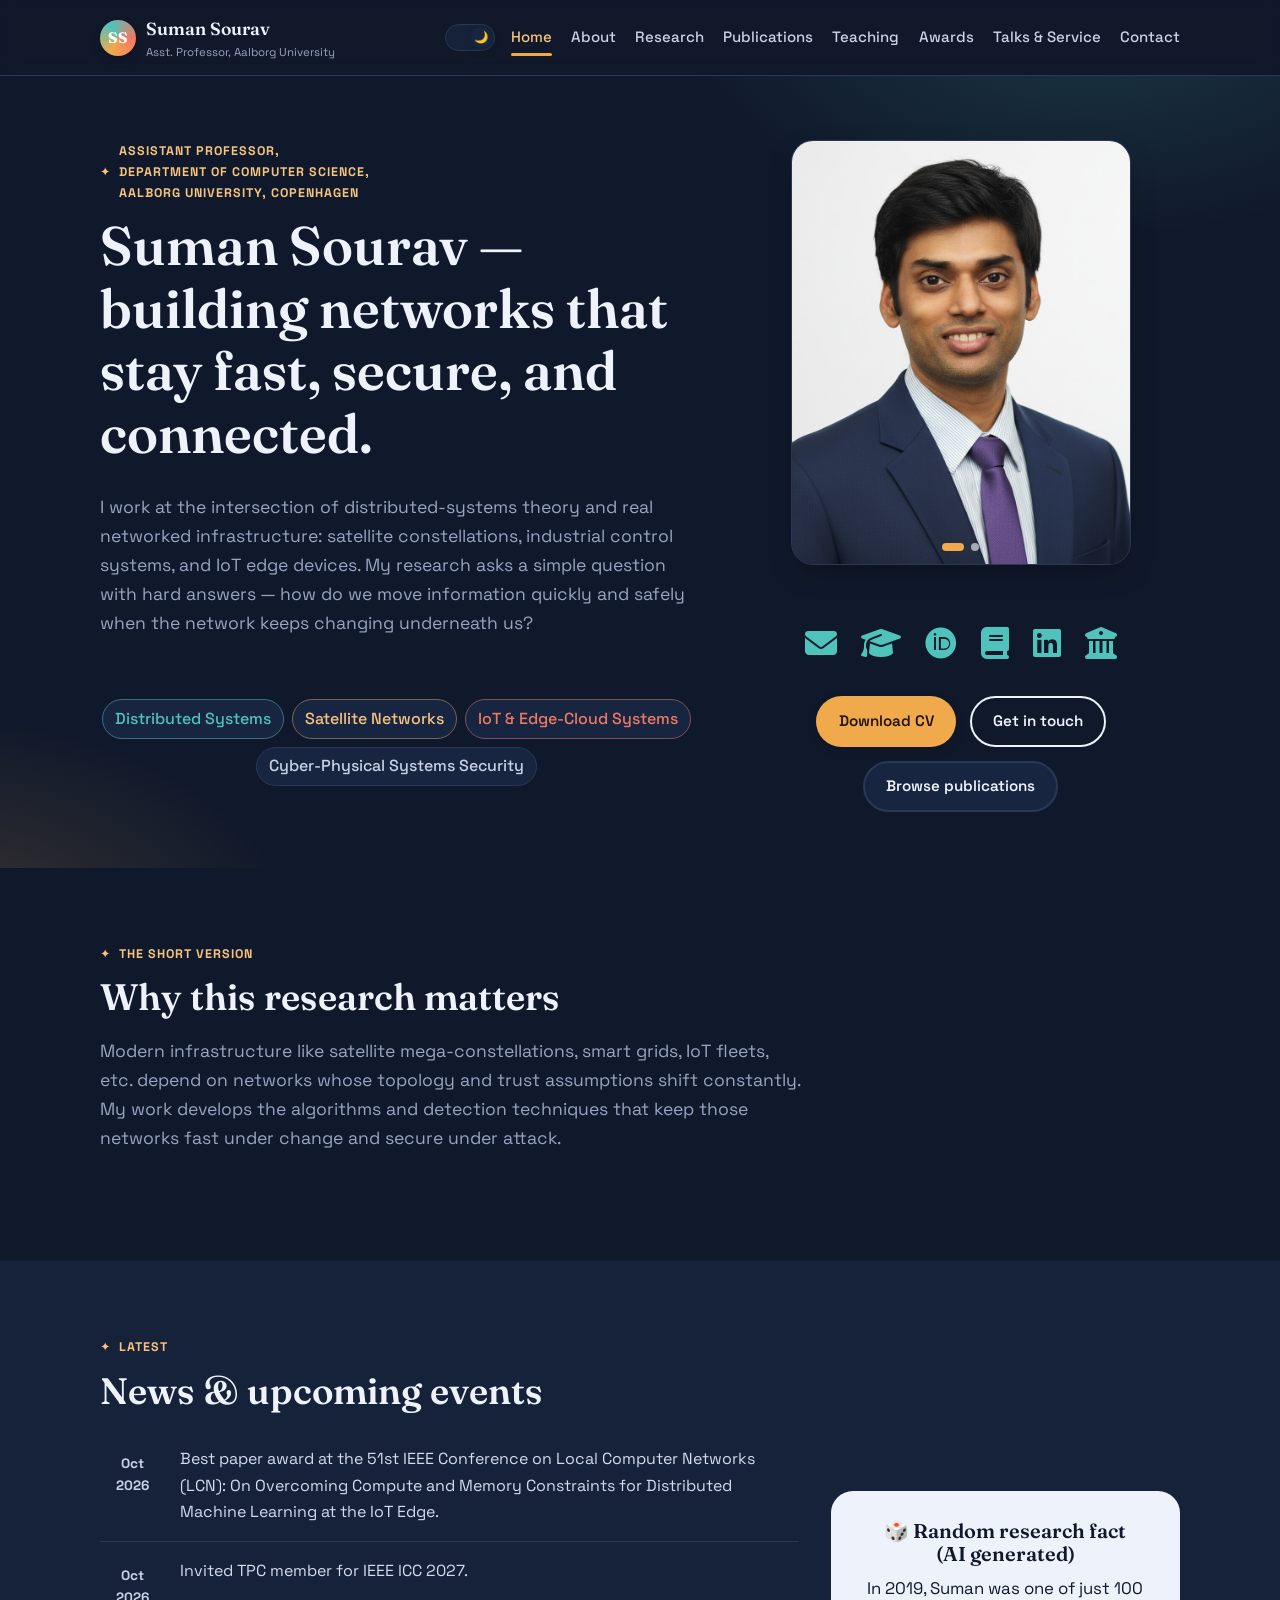
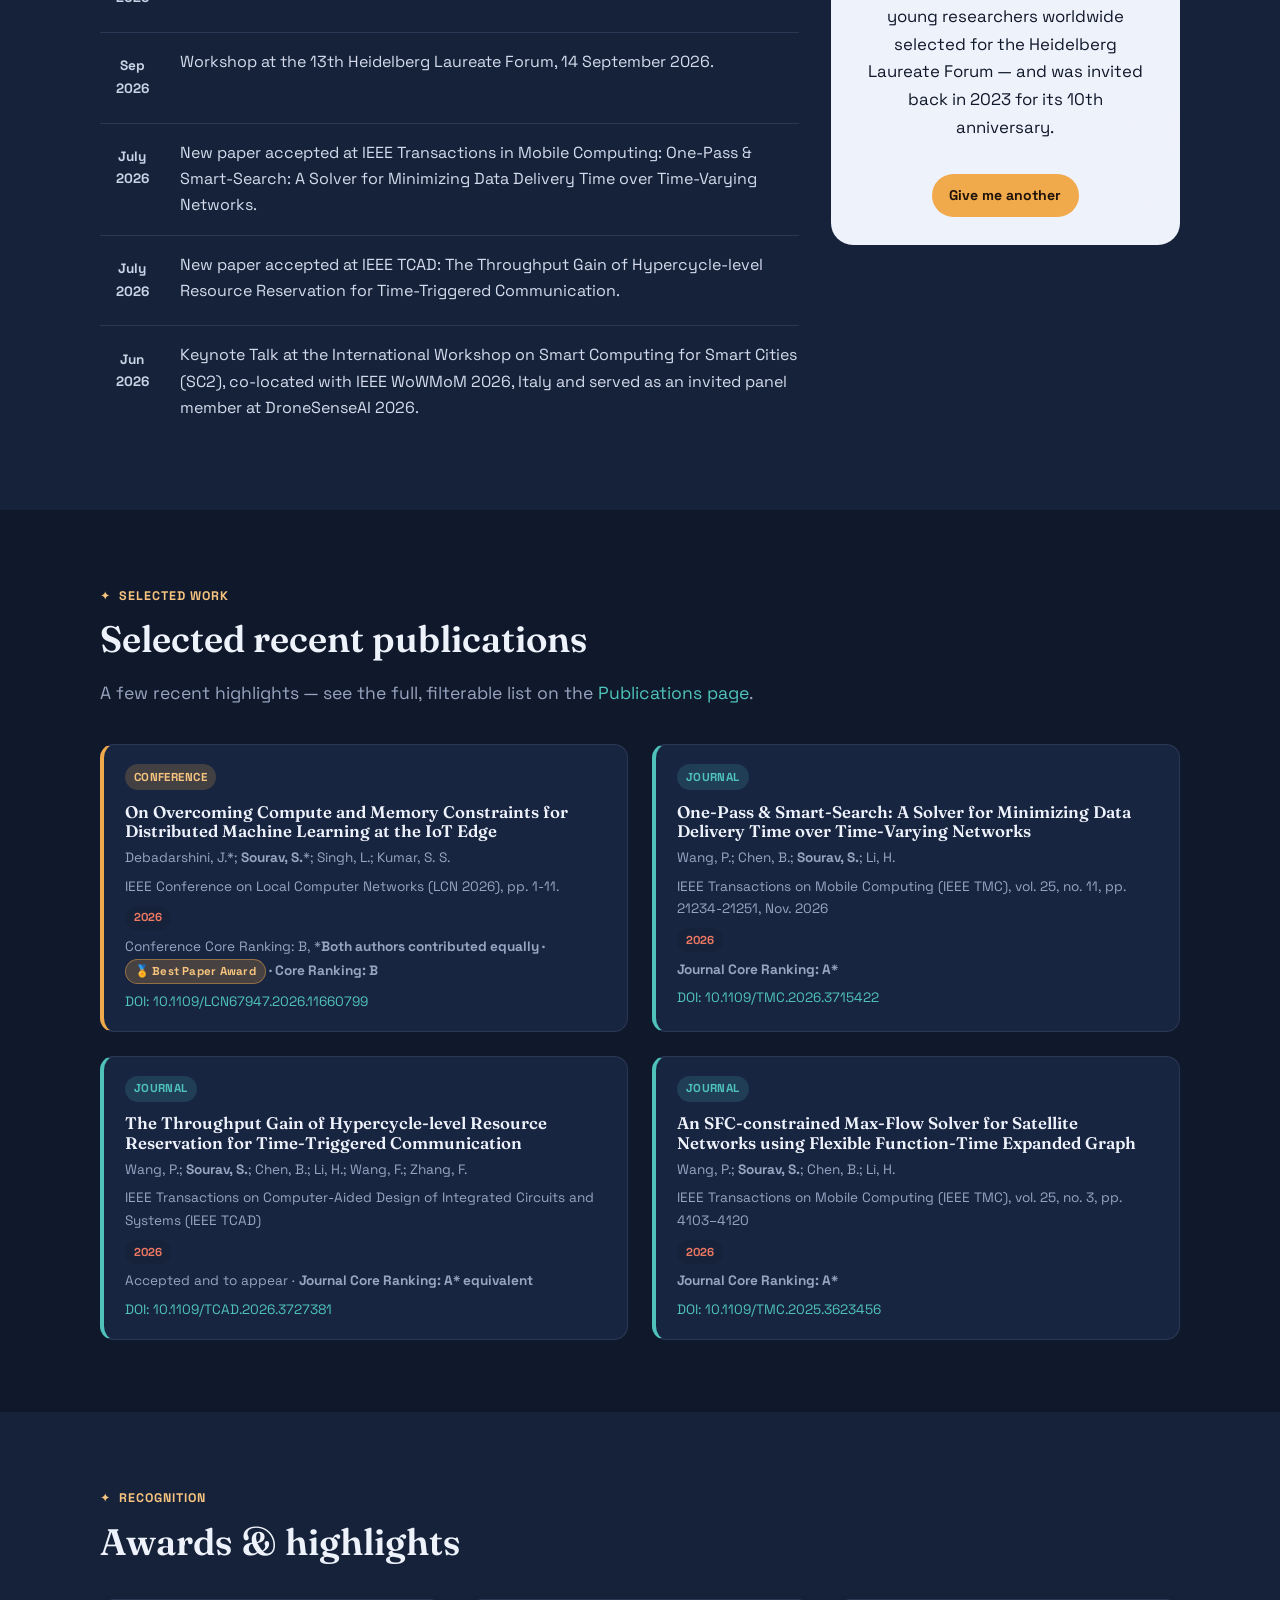
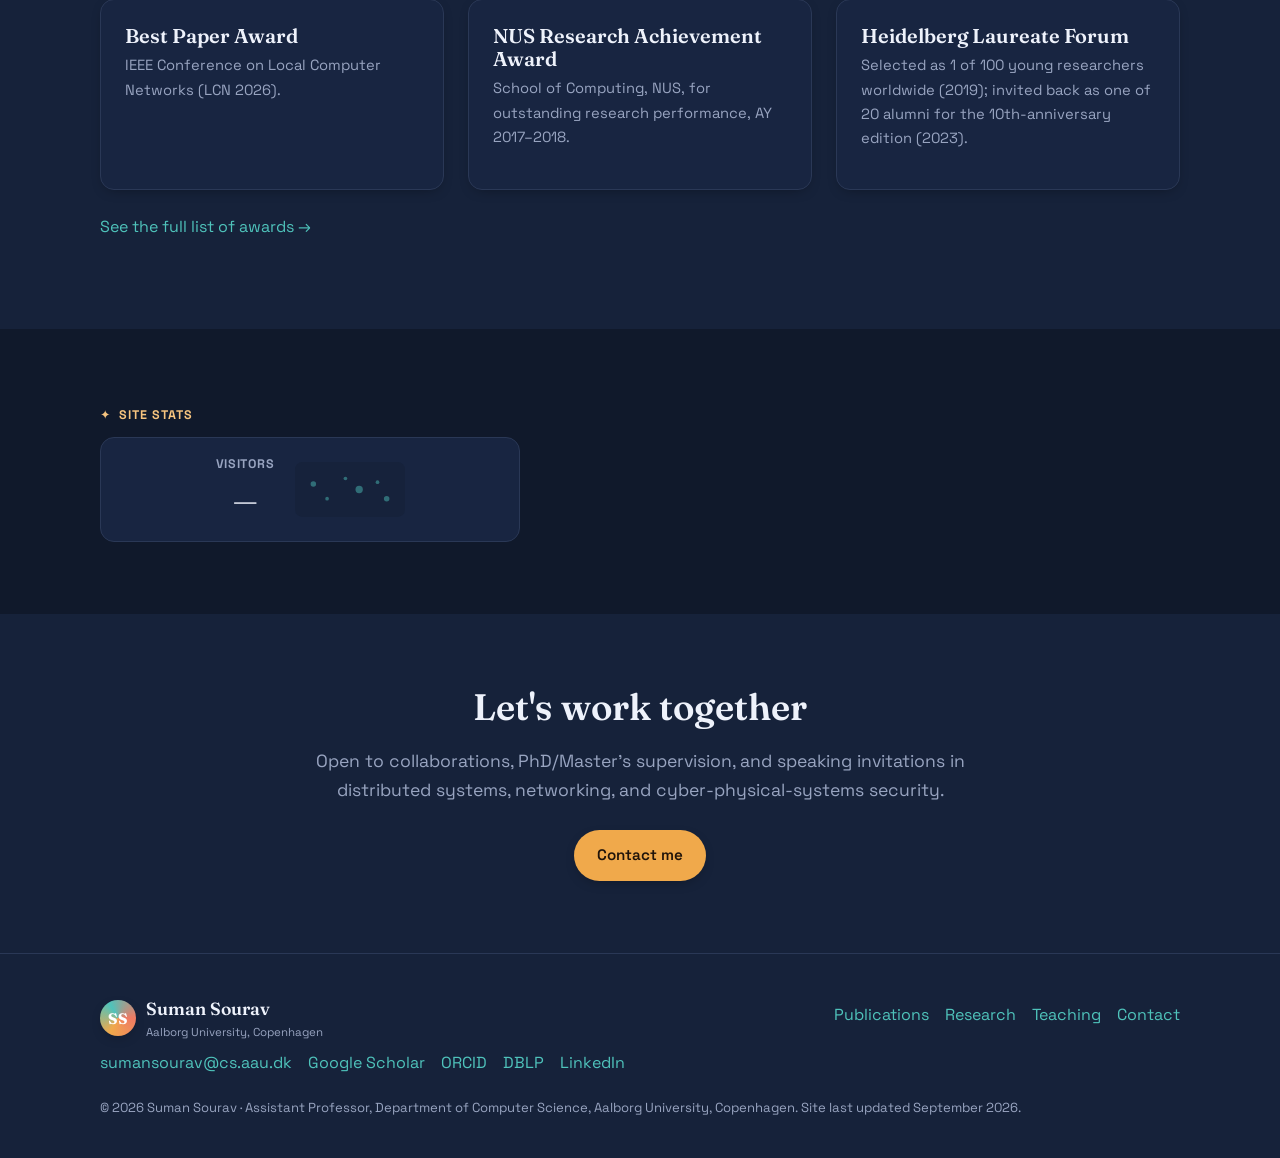
<file: index.html>
<!DOCTYPE html>
<html lang="en">
<head>
<meta charset="UTF-8">
<meta name="viewport" content="width=device-width, initial-scale=1.0">
<script>
/* Apply saved/system theme before first paint to avoid a flash. */
(function(){
  try{
    var saved = localStorage.getItem("theme");
    <!-- var theme = saved || (window.matchMedia("(prefers-color-scheme: dark)").matches ? "dark" : "light"); -->
    var theme = saved || "dark";
    document.documentElement.setAttribute("data-theme", theme);
  }catch(e){}
})();
</script>
<title>Suman Sourav | Assistant Professor at Aalborg University</title>
<meta name="description" content="Dr. Suman Sourav is an Assistant Professor, Department of Computer Science at Aalborg University, Copenhagen.">
<link rel="canonical" href="https://smnsourav.github.io/">
<meta name="robots" content="index, follow">
<meta name="author" content="Suman Sourav">

<!-- Open Graph -->
<meta property="og:type" content="website">
<meta property="og:title" content="Suman Sourav, Assistant Professor, Department of Computer Science, Aalborg University">
<meta property="og:description" content="Dr. Suman Sourav is an Assistant Professor, Department of Computer Science at Aalborg University, Copenhagen.">
<meta property="og:url" content="https://smnsourav.github.io/">
<meta property="og:site_name" content="Suman Sourav">
<!-- [TO UPDATE] Add an og:image once you have a profile photo, e.g.: -->
<!-- <meta property="og:image" content="https://username.github.io/assets/images/suman-sourav-1.jpg"> -->

<!-- Twitter / X Card -->
<meta name="twitter:card" content="summary">
<meta name="twitter:title" content="Suman Sourav — Assistant Professor, Department of Computer Science, Aalborg University">
<meta name="twitter:description" content="Dr. Suman Sourav is an Assistant Professor, Department of Computer Science at Aalborg University, Copenhagen.">


  <!-- Open Graph SEO -->
    <meta property="og:title" content="Suman Sourav - Academic Profile">
    <meta property="og:description" content="Assistant Professor at Aalborg University. Research: Distributed Dynamic Systems, Satellite Networks, IoT & CPS Security.">
    <meta property="og:type" content="website">

    <!-- Bootstrap 5 & FontAwesome -->

    <link href="https://cdn.jsdelivr.net/npm/bootstrap@5.3.0/dist/css/bootstrap.min.css" rel="stylesheet">
    <link href="https://cdnjs.cloudflare.com/ajax/libs/font-awesome/6.4.0/css/all.min.css" rel="stylesheet">


<link rel="icon" href="favicon.svg" type="image/svg+xml">
<link rel="preconnect" href="https://fonts.googleapis.com">
<link rel="preconnect" href="https://fonts.gstatic.com" crossorigin>
<link href="https://fonts.googleapis.com/css2?family=Fraunces:wght@500;600;700&family=Space+Grotesk:wght@400;500;600;700&display=swap" rel="stylesheet">
<link rel="stylesheet" href="css/style.css">
<script type="application/ld+json">
{
  "@context": "https://schema.org",
  "@type": "Person",
  "name": "Suman Sourav",
  "alternateName": "Dr. Suman Sourav",
  "jobTitle": "Assistant Professor, Department of Computer Science",
  "worksFor": {
    "@type": "CollegeOrUniversity",
    "name": "Aalborg University",
    "address": "Copenhagen, Denmark"
  },
  "email": "mailto:sumansourav@cs.aau.dk",
  "url": "https://username.github.io/",
  "sameAs": []
}
</script>
<script type="application/ld+json">
{
  "@context": "https://schema.org",
  "@type": "ProfilePage",
  "datePublished": "2026-09-01",
  "dateModified": "2026-09-05",
  "mainEntity": {
    "@type": "Person",
    "name": "Suman Sourav",
    "jobTitle": "Assistant Professor, Department of Computer Science",
    "worksFor": { "@type": "CollegeOrUniversity", "name": "Aalborg University" }
  }
}
</script>

</head>
<body>
<a class="skip-link" href="#main">Skip to content</a>
<header class="site-header">
  <div class="nav-wrap">
    <a class="brand" href="index.html">
      <span class="brand-mark" aria-hidden="true">SS</span>
      <span>Suman Sourav<small>Asst. Professor, Aalborg University</small></span>
    </a>
    <div class="nav-right">
      <button class="theme-toggle" id="theme-toggle" type="button" role="switch" aria-checked="true" aria-label="Switch to dark theme">
        <span class="knob" id="theme-toggle-knob" aria-hidden="false">☀️</span>
      </button>
      <button class="nav-toggle" aria-label="Toggle navigation menu" aria-expanded="false">
        <svg width="22" height="22" viewBox="0 0 24 24" fill="none" stroke="currentColor" stroke-width="2"><line x1="3" y1="6" x2="21" y2="6"/><line x1="3" y1="12" x2="21" y2="12"/><line x1="3" y1="18" x2="21" y2="18"/></svg>
      </button>
      <ul class="nav-links">
          <li><a href="index.html" aria-current="page">Home</a></li>
        <li><a href="about.html">About</a></li>
        <li><a href="research.html">Research</a></li>
        <li><a href="publications.html">Publications</a></li>
        <!-- <li><a href="projects.html">Projects</a></li> -->
        <li><a href="teaching.html">Teaching</a></li>
        <li><a href="awards.html">Awards</a></li>
        <li><a href="talks-service.html">Talks & Service</a></li>
        <li><a href="contact.html">Contact</a></li>
        <!-- <li><a class="nav-cta js-cv-link" href="#" download> Download CV </a></li>-->
      </ul>
    </div>
  </div>
</header>
<main id="main">

<section class="hero">
  <div class="container hero-grid">
    <div>
      <p class="eyebrow">Assistant Professor,<br> Department of Computer Science, <br> Aalborg University, Copenhagen</p>
      <h1>Suman Sourav — building networks that stay fast, secure, and connected.</h1>
      <p class="lede">I work at the intersection of distributed-systems theory and real networked infrastructure: satellite constellations, industrial control systems, and IoT edge devices. My research asks a simple question with hard answers — how do we move information quickly and safely when the network keeps changing underneath us?</p>

       <br>
      <div class="hero-tags">
        <span class="tag tag-teal">Distributed Systems</span>
        <span class="tag tag-amber">Satellite Networks</span>
        <span class="tag tag-coral">IoT &amp; Edge-Cloud Systems</span>
        <span class="tag">Cyber-Physical Systems Security</span>
      </div>


    </div>
    <div>
      <div class="photo-carousel">
        <div class="fallback">
          <span style="font-size:2.4rem;">🖼️</span>
          <span><strong>Photo placeholder.</strong><br>Add photos at <code>assets/images/</code> and list them in <code>js/config.js</code> to enable the auto-scrolling carousel.</span>
        </div>
      </div>
      <br><br>
      <div class="d-flex justify-content-center gap-4 fs-2">
          <a href="mailto:sumansourav@cs.aau.dk" title="Email"><i class="fas fa-envelope"></i></a>
          <a href="https://scholar.google.com/citations?hl=en&user=xe4WnykAAAAJ&view_op=list_works&sortby=pubdate" target="_blank" title="Google Scholar"><i class="fas fa-graduation-cap"></i></a>
          <a href="https://orcid.org/0000-0001-6923-5762" target="_blank" title="ORCID"><i class="fab fa-orcid"></i></a>
          <a href="https://dblp.org/pid/190/7190.html" target="_blank" title="DBLP"><i class="fas fa-book"></i></a>
          <a href="https://www.linkedin.com/in/smnsourav/" target="_blank" title="LinkedIn"><i class="fab fa-linkedin"></i></a>
          <a href="https://vbn.aau.dk/en/persons/sumansourav/" target="_blank" title="University"><i class="fas fa-university"></i></a>
      </div>
      <div class="cta-row">
        <a class="btn btn-primary js-cv-link" href="#" download>Download CV</a>
        <a class="btn btn-outline" href="contact.html">Get in touch</a>
        <a class="btn btn-ghost" href="publications.html">Browse publications</a>
      </div>
    </div>

  </div>
</section>

<section aria-labelledby="story-heading">
  <div class="container">
    <div class="section-head">
      <p class="eyebrow">The short version</p>
      <h2 id="story-heading">Why this research matters</h2>
      <p class="lede">Modern infrastructure like satellite mega-constellations, smart grids, IoT fleets, etc. depend on networks whose topology and trust assumptions shift constantly. My work develops the algorithms and detection techniques that keep those networks fast under change and secure under attack.</p>
    </div>
    <!--  <div class="grid grid-3">
      <div class="card">
        <div class="card-icon" aria-hidden="true">🕸️</div>
        <h3>What I research</h3>
        <p class="muted">Distributed algorithms, satellite &amp; time-varying network routing, industrial-control-system security, and edge-IoT machine learning.</p>
      </div>
      <div class="card">
        <div class="card-icon" aria-hidden="true">🏆</div>
        <h3>What I've achieved</h3>
        <p class="muted">NUS Research Achievement Award, Heidelberg Laureate Forum alumnus, publications in IEEE TPDS, TMC, TIFS, TSG, Algorithmica, and JCSS.</p>
      </div>
      <div class="card">
        <div class="card-icon" aria-hidden="true">🎓</div>
        <h3>What I'm doing now</h3>
        <p class="muted">Teaching Distributed Systems and Cyber-Physical Systems at Aalborg University, and supervising Master's and Bachelor's thesis students.</p>
      </div>
    </div> -->
  </div>
</section>



<section class="section-alt" aria-labelledby="news-heading">
  <div class="container two-col">
    <div>
      <p class="eyebrow">Latest</p>
      <h2 id="news-heading">News &amp; upcoming events</h2>
      <div id="news-list"></div>
    </div>
    <div>
      <br><br><br><br><br><br>
      <div class="trivia-card">
        <h3>🎲 Random research fact</br>(AI generated)</h3>
        <p class="trivia-text" id="trivia-text"></p>
        <button class="trivia-btn" id="trivia-btn" type="button">Give me another</button>
      </div>
    </div>
  </div>
</section>


<section  aria-labelledby="pubs-heading">
  <div class="container">
    <div class="section-head">
      <p class="eyebrow">Selected work</p>
      <h2 id="pubs-heading">Selected recent publications</h2>
      <p class="lede">A few recent highlights — see the full, filterable list on the <a href="publications.html">Publications page</a>.</p>
    </div>
    <div class="grid grid-2" id="home-pub-list"></div>
  </div>
</section>

<section class="section-alt" aria-labelledby="awards-heading">
  <div class="container">
    <div class="section-head">
      <p class="eyebrow">Recognition</p>
      <h2 id="awards-heading">Awards &amp; highlights</h2>
    </div>
    <div class="grid grid-3">
      <div class="card"><h3>Best Paper Award</h3><p class="muted">IEEE Conference on Local Computer Networks (LCN 2026).</p></div>
      <div class="card"><h3>NUS Research Achievement Award</h3><p class="muted">School of Computing, NUS, for outstanding research performance, AY 2017–2018.</p></div>
      <div class="card"><h3>Heidelberg Laureate Forum</h3><p class="muted">Selected as 1 of 100 young researchers worldwide (2019); invited back as one of 20 alumni for the 10th-anniversary edition (2023).</p></div>
      <!-- <div class="card"><h3>Global Young Scientists Summit</h3><p class="muted">Selected to attend GYSS 2024, hosted by the National Research Foundation, Singapore.</p></div> -->
    </div>
    <p style="margin-top:1.5rem;"><a href="awards.html">See the full list of awards →</a></p>
  </div>
</section>

<section aria-labelledby="visitors-heading">
  <div class="container" >
    <p class="eyebrow" id="visitors-heading" style="text-align:center;">Site stats</p>
    <div class="visitor-widget" style="text-align:center;">
      <div style="text-align:center;">
        <div class="visitor-count-label" style="text-align:center;">Visitors</div>
        <div class="visitor-count-value" id="visitor-count-value" style="text-align:center;">—</div>
        <!--<p class="muted" style="font-size:.78rem;margin:.3rem 0 0;" id="visitor-note">Privacy-friendly counter via GoatCounter — no cookies, no IP storage.</p> -->
      </div>
      <svg class="visitor-map" viewBox="0 0 120 60" fill="none" aria-hidden="true" style="text-align:center;">
        <rect width="120" height="60" rx="8" fill="var(--paper-alt)"/>
        <g fill="var(--chalk-teal)" opacity="0.55">
          <circle cx="20" cy="24" r="3"/><circle cx="55" cy="18" r="2"/><circle cx="70" cy="30" r="4"/>
          <circle cx="90" cy="22" r="2"/><circle cx="35" cy="40" r="2"/><circle cx="100" cy="40" r="3"/>
        </g>
      </svg>
    </div>
  </div>
</section>

<section class="section-alt" aria-labelledby="collab-heading">
  <div class="container" style="text-align:center;">
    <h2 id="collab-heading">Let's work together</h2>
    <p class="lede" style="margin:0 auto 1.5rem;">Open to collaborations, PhD/Master's supervision, and speaking invitations in distributed systems, networking, and cyber-physical-systems security.</p>
    <div class="cta-row" style="justify-content:center;">
      <a class="btn btn-primary" href="contact.html">Contact me</a>
    </div>
  </div>
</section>

</main>
<footer class="site-footer">
  <div class="container footer-grid">
    <div>
      <div class="brand"><span class="brand-mark" aria-hidden="true">SS</span><span>Suman Sourav<small>Aalborg University, Copenhagen</small></span></div>
      <ul class="footer-links">
        <li><a class="js-email" href="mailto:sumansourav@cs.aau.dk">sumansourav@cs.aau.dk</a></li>
        <li><a data-social="scholar" target="_blank" rel="noopener">Google Scholar</a></li>
        <li><a data-social="orcid" target="_blank" rel="noopener">ORCID</a></li>
        <li><a data-social="dblp" target="_blank" rel="noopener">DBLP</a></li>
        <li><a data-social="linkedin" target="_blank" rel="noopener">LinkedIn</a></li>
      </ul>
    </div>
    <div>
      <ul class="footer-links">
        <li><a href="publications.html">Publications</a></li>
        <li><a href="research.html">Research</a></li>
        <li><a href="teaching.html">Teaching</a></li>
        <li><a href="contact.html">Contact</a></li>
      </ul>
    </div>
  </div>
  <div class="container footer-note">
    &copy; <span class="js-year"></span> Suman Sourav · Assistant Professor, Department of Computer Science, Aalborg University, Copenhagen. Site last updated September 2026.
  </div>
</footer>
<script src="js/config.js"></script>
<script src="js/research-data.js"></script>
<script src="js/publications-data.js"></script>
<script src="js/projects-data.js"></script>
<script src="js/news-data.js"></script>
<script src="js/trivia-data.js"></script>
<script src="js/main.js"></script>
</body>
</html>
</file>
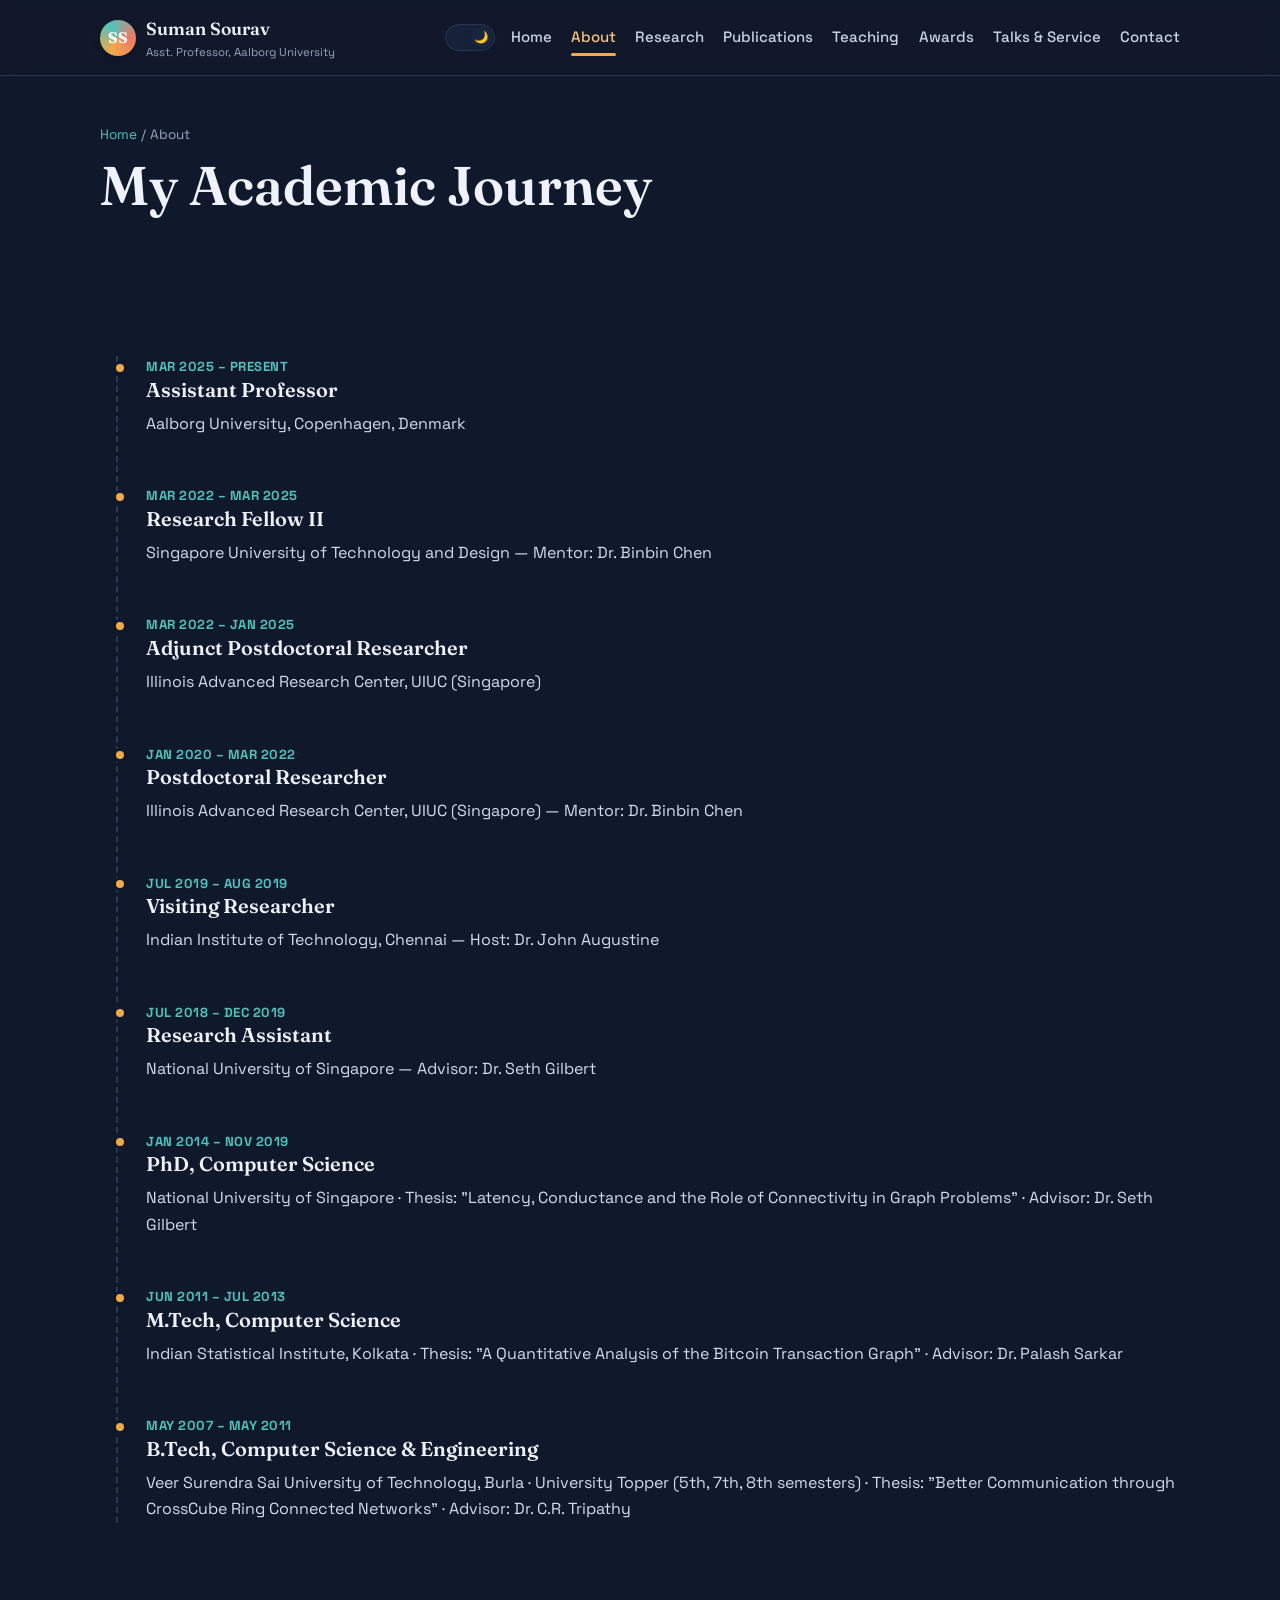
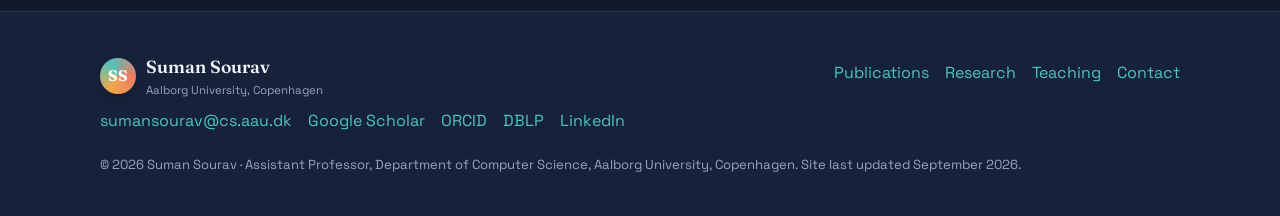
<file: about.html>
<!DOCTYPE html>
<html lang="en">
<head>
<meta charset="UTF-8">
<meta name="viewport" content="width=device-width, initial-scale=1.0">
<script>
/* Apply saved/system theme before first paint to avoid a flash. */
(function(){
  try{
    var saved = localStorage.getItem("theme");
    <!-- var theme = saved || (window.matchMedia("(prefers-color-scheme: dark)").matches ? "dark" : "light"); -->
    var theme = saved || "dark";
    document.documentElement.setAttribute("data-theme", theme);
  }catch(e){}
})();
</script>
<title>Suman Sourav | Assistant Professor at Aalborg University</title>
<meta name="description" content="Academic biography of Dr. Suman Sourav.">
<link rel="canonical" href="https://smnsourav.github.io/about.html">
<meta name="robots" content="index, follow">
<meta name="author" content="Suman Sourav">

<!-- Open Graph -->
<meta property="og:type" content="website">
<meta property="og:title" content="About Suman Sourav — Assistant Professor, Department of Computer Science, Aalborg University">
<meta property="og:description" content="Academic biography of Dr. Suman Sourav.">
<meta property="og:url" content="https://smnsourav.github.io/about.html">
<meta property="og:site_name" content="Suman Sourav">
<!-- [TO UPDATE] Add an og:image once you have a profile photo, e.g.: -->
<!-- <meta property="og:image" content="https://smnsourav.github.io/assets/images/suman-sourav-1.jpg"> -->

<!-- Twitter / X Card -->
<meta name="twitter:card" content="summary">
<meta name="twitter:title" content="About Suman Sourav — Assistant Professor, Department of Computer Science, Aalborg University">
<meta name="twitter:description" content="Academic biography of Dr. Suman Sourav.">

<link rel="icon" href="favicon.svg" type="image/svg+xml">
<link rel="preconnect" href="https://fonts.googleapis.com">
<link rel="preconnect" href="https://fonts.gstatic.com" crossorigin>
<link href="https://fonts.googleapis.com/css2?family=Fraunces:wght@500;600;700&family=Space+Grotesk:wght@400;500;600;700&display=swap" rel="stylesheet">
<link rel="stylesheet" href="css/style.css">

</head>
<body>
<a class="skip-link" href="#main">Skip to content</a>
<header class="site-header">
  <div class="nav-wrap">
    <a class="brand" href="index.html">
      <span class="brand-mark" aria-hidden="true">SS</span>
      <span>Suman Sourav<small>Asst. Professor, Aalborg University</small></span>
    </a>
    <div class="nav-right">
      <button class="theme-toggle" id="theme-toggle" type="button" role="switch" aria-checked="false" aria-label="Switch to dark theme">
        <span class="knob" id="theme-toggle-knob" aria-hidden="true">☀️</span>
      </button>
      <button class="nav-toggle" aria-label="Toggle navigation menu" aria-expanded="false">
        <svg width="22" height="22" viewBox="0 0 24 24" fill="none" stroke="currentColor" stroke-width="2"><line x1="3" y1="6" x2="21" y2="6"/><line x1="3" y1="12" x2="21" y2="12"/><line x1="3" y1="18" x2="21" y2="18"/></svg>
      </button>
      <ul class="nav-links">
          <li><a href="index.html">Home</a></li>
        <li><a href="about.html" aria-current="page">About</a></li>
        <li><a href="research.html">Research</a></li>
        <li><a href="publications.html">Publications</a></li>
        <!-- <li><a href="projects.html">Projects</a></li> -->
        <li><a href="teaching.html">Teaching</a></li>
        <li><a href="awards.html">Awards</a></li>
        <li><a href="talks-service.html">Talks & Service</a></li>
        <li><a href="contact.html">Contact</a></li>
        <!-- <li><a class="nav-cta js-cv-link" href="#" download> Download CV </a></li>-->
      </ul>
    </div>
  </div>
</header>
<main id="main">

<section class="page-hero">
  <div class="container">
    <p class="breadcrumb"><a href="index.html">Home</a> / About</p>
     <!--<p class="eyebrow">About</p>-->
    <h1>My Academic Journey</h1>
    <!--<p class="lede">Academic background, current position, and research philosophy.</p> -->
  </div>
</section>





<section>
   <div class="container">
   <div class="timeline">
        <div class="timeline-item"><div class="when">Mar 2025 – Present</div><h3>Assistant Professor</h3><p class="muted">Aalborg University, Copenhagen, Denmark</p></div>
        <div class="timeline-item"><div class="when">Mar 2022 – Mar 2025</div><h3>Research Fellow II</h3><p class="muted">Singapore University of Technology and Design — Mentor: Dr. Binbin Chen</p></div>
        <div class="timeline-item"><div class="when">Mar 2022 – Jan 2025</div><h3>Adjunct Postdoctoral Researcher</h3><p class="muted">Illinois Advanced Research Center, UIUC (Singapore)</p></div>
        <div class="timeline-item"><div class="when">Jan 2020 – Mar 2022</div><h3>Postdoctoral Researcher</h3><p class="muted">Illinois Advanced Research Center, UIUC (Singapore) — Mentor: Dr. Binbin Chen</p></div>
        <div class="timeline-item"><div class="when">Jul 2019 – Aug 2019</div><h3>Visiting Researcher</h3><p class="muted">Indian Institute of Technology, Chennai — Host: Dr. John Augustine</p></div>
        <div class="timeline-item"><div class="when">Jul 2018 – Dec 2019</div><h3>Research Assistant</h3><p class="muted">National University of Singapore — Advisor: Dr. Seth Gilbert</p></div>
        <div class="timeline-item"><div class="when">Jan 2014 – Nov 2019</div><h3>PhD, Computer Science</h3><p class="muted">National University of Singapore · Thesis: "Latency, Conductance and the Role of Connectivity in Graph Problems" · Advisor: Dr. Seth Gilbert</p></div>
        <div class="timeline-item"><div class="when">Jun 2011 – Jul 2013</div><h3>M.Tech, Computer Science</h3><p class="muted">Indian Statistical Institute, Kolkata · Thesis: "A Quantitative Analysis of the Bitcoin Transaction Graph" · Advisor: Dr. Palash Sarkar</p></div>
        <div class="timeline-item"><div class="when">May 2007 – May 2011</div><h3>B.Tech, Computer Science &amp; Engineering</h3><p class="muted">Veer Surendra Sai University of Technology, Burla · University Topper (5th, 7th, 8th semesters) · Thesis: "Better Communication through CrossCube Ring Connected Networks" · Advisor: Dr. C.R. Tripathy</p></div>
      </div>
     </div>
</section>
<!--<section class="text-content">
  <div class="container two-col">
    <div>
      <h2>Biography</h2>
      <p>Suman Sourav is an Assistant Professor, Department of Computer Science at Aalborg University, Copenhagen, where he has worked since March 2025. His research sits at the intersection of distributed-systems theory and the systems that increasingly depend on it — communication networks such as satellite networks, IoT and edge-cloud networks, and cyber-physical systems.</p>
      <p>Before joining Aalborg University, Suman spent three years as a Research Fellow II at the Singapore University of Technology and Design (SUTD), mentored by Dr. Binbin Chen, while concurrently holding adjunct and postdoctoral positions at the Illinois Advanced Research Center, a partnership with the University of Illinois at Urbana-Champaign (UIUC), based in Singapore. During this period his work moved from the purely theoretical questions of his PhD toward applied problems in satellite networking and industrial control system security.</p>
      <p>Suman completed his PhD in Computer Science at the National University of Singapore (2014–2019) under the supervision of Dr. Seth Gilbert, with a thesis on <em>Latency, Conductance and the Role of Connectivity in Graph Problems</em>. During his PhD, he spent time as a visiting researcher at IIT Chennai, hosted by Dr. John Augustine, and received the Research Achievement Award from the NUS School of Computing for the 2017–2018 academic year. He was also selected as one of 100 young researchers worldwide to attend the 7th Heidelberg Laureate Forum in 2019, and was invited back as an alumnus for the Forum's 10th-anniversary edition in 2023.</p>
      <p>Prior to his PhD, Suman earned an M.Tech in Computer Science from the Indian Statistical Institute, Kolkata, with a thesis on the Bitcoin transaction graph, and a B.Tech in Computer Science and Engineering from Veer Surendra Sai University of Technology, Burla, where he was University Topper in three semesters.</p>


      <h2>Research philosophy</h2>
      <p>My research explores the intersection of theory and systems application. He is drawn to problems where a clean theoretical model — a graph, a latency bound, a routing constraint — meets the messiness of a real deployed network, whether that network is a satellite constellation, a substation, or a fleet of IoT edge devices. Much of his work asks how to preserve strong guarantees (speed, correctness, security) when the underlying network is dynamic, resource-constrained, or actively under attack.</p>


      <h2>Academic journey at a glance</h2>
      <div class="timeline">
        <div class="timeline-item"><div class="when">Mar 2025 – Present</div><h3>Assistant Professor</h3><p class="muted">Aalborg University, Copenhagen, Denmark</p></div>
        <div class="timeline-item"><div class="when">Mar 2022 – Mar 2025</div><h3>Research Fellow II</h3><p class="muted">Singapore University of Technology and Design — Mentor: Dr. Binbin Chen</p></div>
        <div class="timeline-item"><div class="when">Mar 2022 – Jan 2025</div><h3>Adjunct Postdoctoral Researcher</h3><p class="muted">Illinois Advanced Research Center, UIUC (Singapore)</p></div>
        <div class="timeline-item"><div class="when">Jan 2020 – Mar 2022</div><h3>Postdoctoral Researcher</h3><p class="muted">Illinois Advanced Research Center, UIUC (Singapore) — Mentor: Dr. Binbin Chen</p></div>
        <div class="timeline-item"><div class="when">Jul 2019 – Aug 2019</div><h3>Visiting Researcher</h3><p class="muted">Indian Institute of Technology, Chennai — Host: Dr. John Augustine</p></div>
        <div class="timeline-item"><div class="when">Jul 2018 – Dec 2019</div><h3>Research Assistant</h3><p class="muted">National University of Singapore — Advisor: Dr. Seth Gilbert</p></div>
        <div class="timeline-item"><div class="when">Jan 2014 – Nov 2019</div><h3>PhD, Computer Science</h3><p class="muted">National University of Singapore · GPA 4.4/5.0 · Thesis: "Latency, Conductance and the Role of Connectivity in Graph Problems" · Advisor: Dr. Seth Gilbert</p></div>
        <div class="timeline-item"><div class="when">Jun 2011 – Jul 2013</div><h3>M.Tech, Computer Science</h3><p class="muted">Indian Statistical Institute, Kolkata · 82.63/100 · Thesis: "A Quantitative Analysis of the Bitcoin Transaction Graph" · Advisor: Dr. Palash Sarkar</p></div>
        <div class="timeline-item"><div class="when">May 2007 – May 2011</div><h3>B.Tech, Computer Science &amp; Engineering</h3><p class="muted">Veer Surendra Sai University of Technology, Burla · GPA 8.71/10.0 · University Topper (5th, 7th, 8th semesters) · Thesis: "Better Communication through CrossCube Ring Connected Networks" · Advisor: Dr. C.R. Tripathy</p></div>
      </div>
    </div>

    <aside>
      <div class="card">
        <h3>Research interests</h3>
        <ul>
          <li>Distributed Systems</li>
          <li>Satellite Networks</li>
          <li>IoT &amp; Edge-Cloud Systems</li>
          <li>Network Communication Algorithms</li>
          <li>Cyber-Physical Systems Security</li>
        </ul>
      </div>
      <div class="card" style="margin-top:1.5rem;">
        <h3>Quick facts</h3>
        <p class="muted">🎓 PhD, National University of Singapore<br>🏛️ Assistant Professor, Aalborg University<br>🌍 Based in Copenhagen, Denmark<br>🏆 NUS Research Achievement Award</p>
      </div>
      <div class="card" style="margin-top:1.5rem;">
        <a class="btn btn-primary js-cv-link" href="#" download style="width:100%;justify-content:center;">Download full CV</a>
      </div>
    </aside>
  </div>
</section> -->

</main>
<footer class="site-footer">
  <div class="container footer-grid">
    <div>
      <div class="brand"><span class="brand-mark" aria-hidden="true">SS</span><span>Suman Sourav<small>Aalborg University, Copenhagen</small></span></div>
      <ul class="footer-links">
        <li><a class="js-email" href="mailto:sumansourav@cs.aau.dk">sumansourav@cs.aau.dk</a></li>
        <li><a data-social="scholar" target="_blank" rel="noopener">Google Scholar</a></li>
        <li><a data-social="orcid" target="_blank" rel="noopener">ORCID</a></li>
        <li><a data-social="dblp" target="_blank" rel="noopener">DBLP</a></li>
        <li><a data-social="linkedin" target="_blank" rel="noopener">LinkedIn</a></li>
      </ul>
    </div>
    <div>
      <ul class="footer-links">
        <li><a href="publications.html">Publications</a></li>
        <li><a href="research.html">Research</a></li>
        <li><a href="teaching.html">Teaching</a></li>
        <li><a href="contact.html">Contact</a></li>
      </ul>
    </div>
  </div>
  <div class="container footer-note">
    &copy; <span class="js-year"></span> Suman Sourav · Assistant Professor, Department of Computer Science, Aalborg University, Copenhagen. Site last updated September 2026.
  </div>
</footer>
<script src="js/config.js"></script>
<script src="js/research-data.js"></script>
<script src="js/publications-data.js"></script>
<script src="js/projects-data.js"></script>
<script src="js/news-data.js"></script>
<script src="js/trivia-data.js"></script>
<script src="js/main.js"></script>
</body>
</html>
</file>
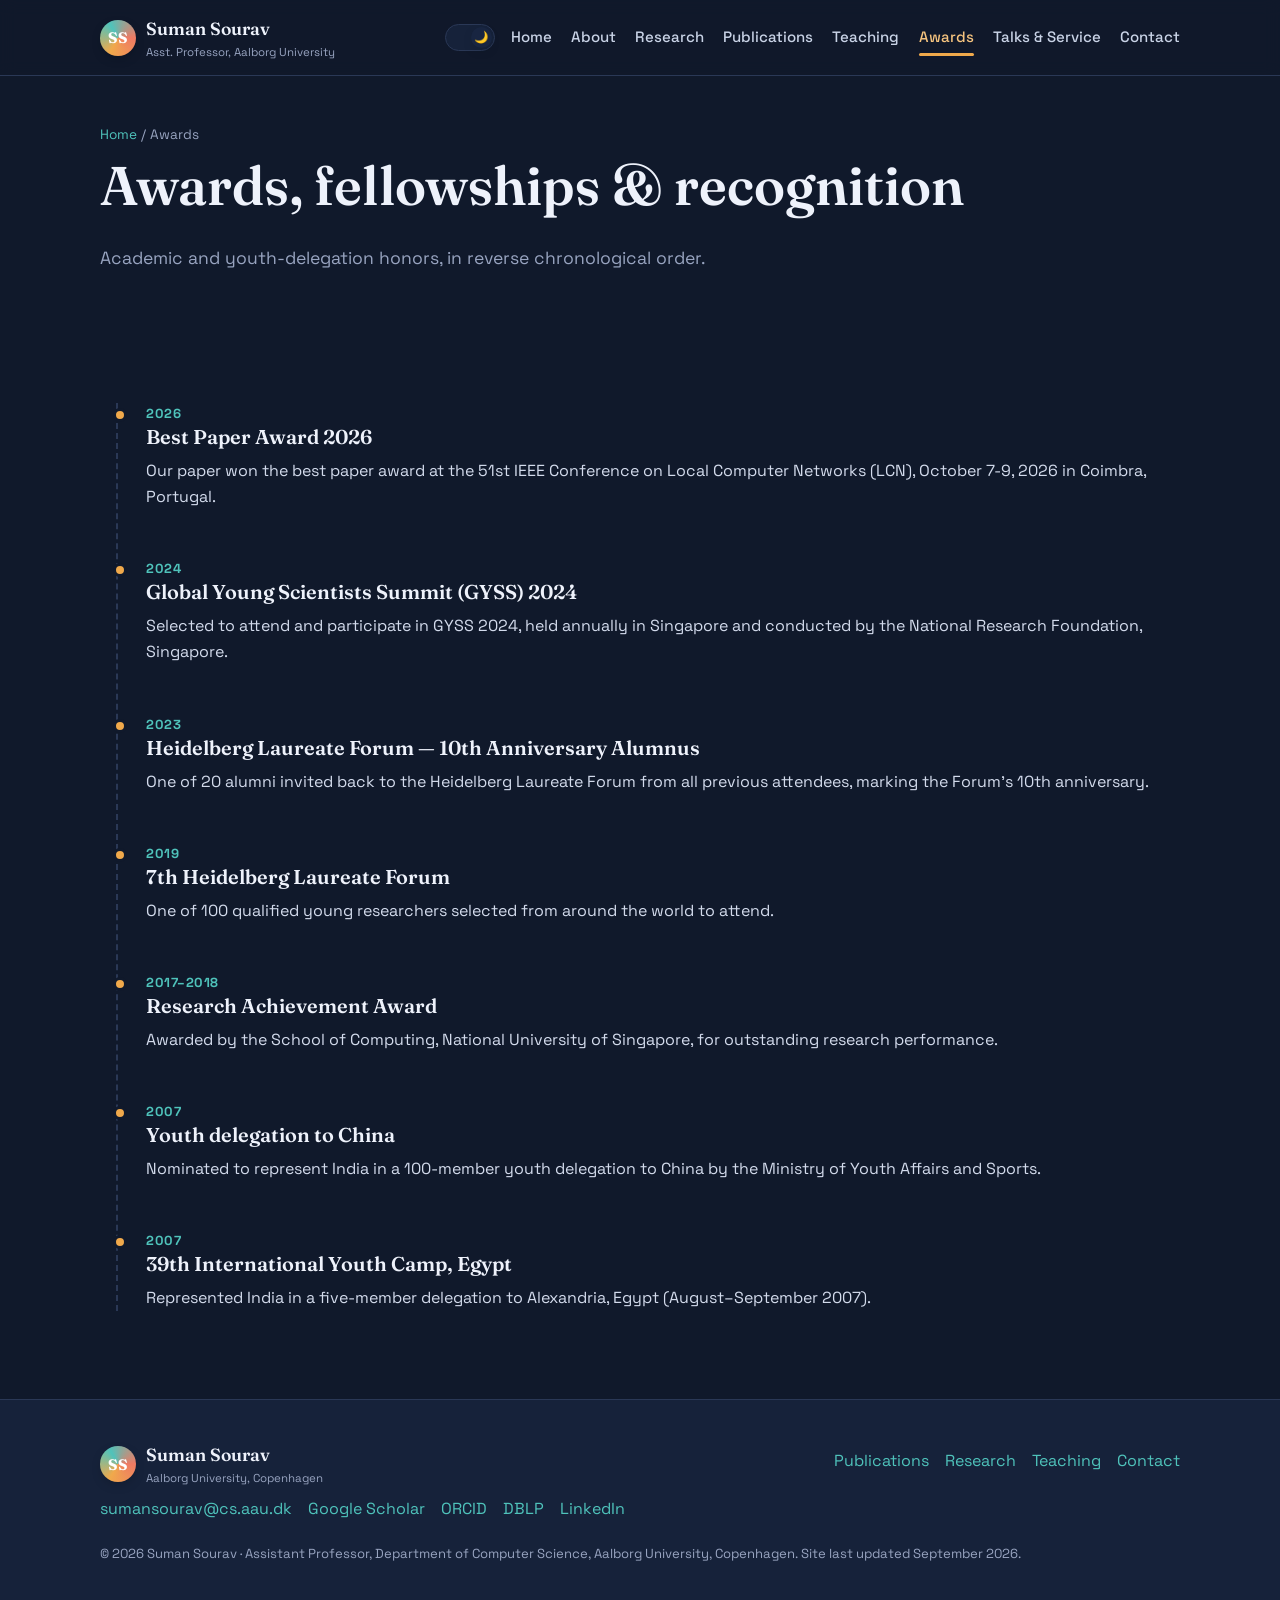
<file: awards.html>
<!DOCTYPE html>
<html lang="en">
<head>
<meta charset="UTF-8">
<meta name="viewport" content="width=device-width, initial-scale=1.0">
<script>
/* Apply saved/system theme before first paint to avoid a flash. */
(function(){
  try{
    var saved = localStorage.getItem("theme");
    <!-- var theme = saved || (window.matchMedia("(prefers-color-scheme: dark)").matches ? "dark" : "light"); -->
    var theme = saved || "dark";
    document.documentElement.setAttribute("data-theme", theme);
  }catch(e){}
})();
</script>
<title>Awards & Recognition | Suman Sourav, Aalborg University</title>
<meta name="description" content="Academic awards and recognition received by Dr. Suman Sourav.">
<link rel="canonical" href="https://smnsourav.github.io/awards.html">
<meta name="robots" content="index, follow">
<meta name="author" content="Suman Sourav">

<!-- Open Graph -->
<meta property="og:type" content="website">
<meta property="og:title" content="Awards & Recognition — Suman Sourav, Aalborg University">
<meta property="og:description" content="Academic awards and recognition received by Dr. Suman Sourav.">
<meta property="og:url" content="https://smnsourav.github.io/awards.html">
<meta property="og:site_name" content="Suman Sourav">
<!-- [TO UPDATE] Add an og:image once you have a profile photo, e.g.: -->
<!-- <meta property="og:image" content="https://smnsourav.github.io/assets/images/suman-sourav-1.jpg"> -->

<!-- Twitter / X Card -->
<meta name="twitter:card" content="summary">
<meta name="twitter:title" content="Awards & Recognition — Suman Sourav, Aalborg University">
<meta name="twitter:description" content="Academic awards and recognition received by Dr. Suman Sourav.">

<link rel="icon" href="favicon.svg" type="image/svg+xml">
<link rel="preconnect" href="https://fonts.googleapis.com">
<link rel="preconnect" href="https://fonts.gstatic.com" crossorigin>
<link href="https://fonts.googleapis.com/css2?family=Fraunces:wght@500;600;700&family=Space+Grotesk:wght@400;500;600;700&display=swap" rel="stylesheet">
<link rel="stylesheet" href="css/style.css">

</head>
<body>
<a class="skip-link" href="#main">Skip to content</a>
<header class="site-header">
  <div class="nav-wrap">
    <a class="brand" href="index.html">
      <span class="brand-mark" aria-hidden="true">SS</span>
      <span>Suman Sourav<small>Asst. Professor, Aalborg University</small></span>
    </a>
    <div class="nav-right">
      <button class="theme-toggle" id="theme-toggle" type="button" role="switch" aria-checked="false" aria-label="Switch to dark theme">
        <span class="knob" id="theme-toggle-knob" aria-hidden="true">☀️</span>
      </button>
      <button class="nav-toggle" aria-label="Toggle navigation menu" aria-expanded="false">
        <svg width="22" height="22" viewBox="0 0 24 24" fill="none" stroke="currentColor" stroke-width="2"><line x1="3" y1="6" x2="21" y2="6"/><line x1="3" y1="12" x2="21" y2="12"/><line x1="3" y1="18" x2="21" y2="18"/></svg>
      </button>
      <ul class="nav-links">
          <li><a href="index.html">Home</a></li>
        <li><a href="about.html">About</a></li>
        <li><a href="research.html">Research</a></li>
        <li><a href="publications.html">Publications</a></li>
        <!-- <li><a href="projects.html">Projects</a></li> -->
        <li><a href="teaching.html">Teaching</a></li>
        <li><a href="awards.html" aria-current="page">Awards</a></li>
        <li><a href="talks-service.html">Talks & Service</a></li>
        <li><a href="contact.html">Contact</a></li>
        <!-- <li><a class="nav-cta js-cv-link" href="#" download> Download CV </a></li>-->
      </ul>
    </div>
  </div>
</header>
<main id="main">

<section class="page-hero">
  <div class="container">
    <p class="breadcrumb"><a href="index.html">Home</a> / Awards</p>
     <!--<p class="eyebrow">Awards &amp; recognition</p>-->
    <h1>Awards, fellowships &amp; recognition</h1>
    <p class="lede">Academic and youth-delegation honors, in reverse chronological order.</p>
  </div>
</section>
<section>
  <div class="container">
    <div class="timeline">
      <div class="timeline-item">
        <div class="when">2026</div>
        <h3>Best Paper Award 2026</h3>
        <p class="muted">Our paper won the best paper award at the 51st IEEE Conference on Local Computer Networks (LCN), October 7-9, 2026 in Coimbra, Portugal.</p>
      </div>
      <div class="timeline-item">
        <div class="when">2024</div>
        <h3>Global Young Scientists Summit (GYSS) 2024</h3>
        <p class="muted">Selected to attend and participate in GYSS 2024, held annually in Singapore and conducted by the National Research Foundation, Singapore.</p>
      </div>
      <div class="timeline-item">
        <div class="when">2023</div>
        <h3>Heidelberg Laureate Forum — 10th Anniversary Alumnus</h3>
        <p class="muted">One of 20 alumni invited back to the Heidelberg Laureate Forum from all previous attendees, marking the Forum's 10th anniversary.</p>
      </div>
      <div class="timeline-item">
        <div class="when">2019</div>
        <h3>7th Heidelberg Laureate Forum</h3>
        <p class="muted">One of 100 qualified young researchers selected from around the world to attend.</p>
      </div>
      <div class="timeline-item">
        <div class="when">2017–2018</div>
        <h3>Research Achievement Award</h3>
        <p class="muted">Awarded by the School of Computing, National University of Singapore, for outstanding research performance.</p>
      </div>
      <div class="timeline-item">
        <div class="when">2007</div>
        <h3>Youth delegation to China</h3>
        <p class="muted">Nominated to represent India in a 100-member youth delegation to China by the Ministry of Youth Affairs and Sports.</p>
      </div>
      <div class="timeline-item">
        <div class="when">2007</div>
        <h3>39th International Youth Camp, Egypt</h3>
        <p class="muted">Represented India in a five-member delegation to Alexandria, Egypt (August–September 2007).</p>
      </div>
    </div>
  </div>
</section>

</main>
<footer class="site-footer">
  <div class="container footer-grid">
    <div>
      <div class="brand"><span class="brand-mark" aria-hidden="true">SS</span><span>Suman Sourav<small>Aalborg University, Copenhagen</small></span></div>
      <ul class="footer-links">
        <li><a class="js-email" href="mailto:sumansourav@cs.aau.dk">sumansourav@cs.aau.dk</a></li>
        <li><a data-social="scholar" target="_blank" rel="noopener">Google Scholar</a></li>
        <li><a data-social="orcid" target="_blank" rel="noopener">ORCID</a></li>
        <li><a data-social="dblp" target="_blank" rel="noopener">DBLP</a></li>
        <li><a data-social="linkedin" target="_blank" rel="noopener">LinkedIn</a></li>
      </ul>
    </div>
    <div>
      <ul class="footer-links">
        <li><a href="publications.html">Publications</a></li>
        <li><a href="research.html">Research</a></li>
        <li><a href="teaching.html">Teaching</a></li>
        <li><a href="contact.html">Contact</a></li>
      </ul>
    </div>
  </div>
  <div class="container footer-note">
    &copy; <span class="js-year"></span> Suman Sourav · Assistant Professor, Department of Computer Science, Aalborg University, Copenhagen. Site last updated September 2026.
  </div>
</footer>
<script src="js/config.js"></script>
<script src="js/research-data.js"></script>
<script src="js/publications-data.js"></script>
<script src="js/projects-data.js"></script>
<script src="js/news-data.js"></script>
<script src="js/trivia-data.js"></script>
<script src="js/main.js"></script>
</body>
</html>
</file>
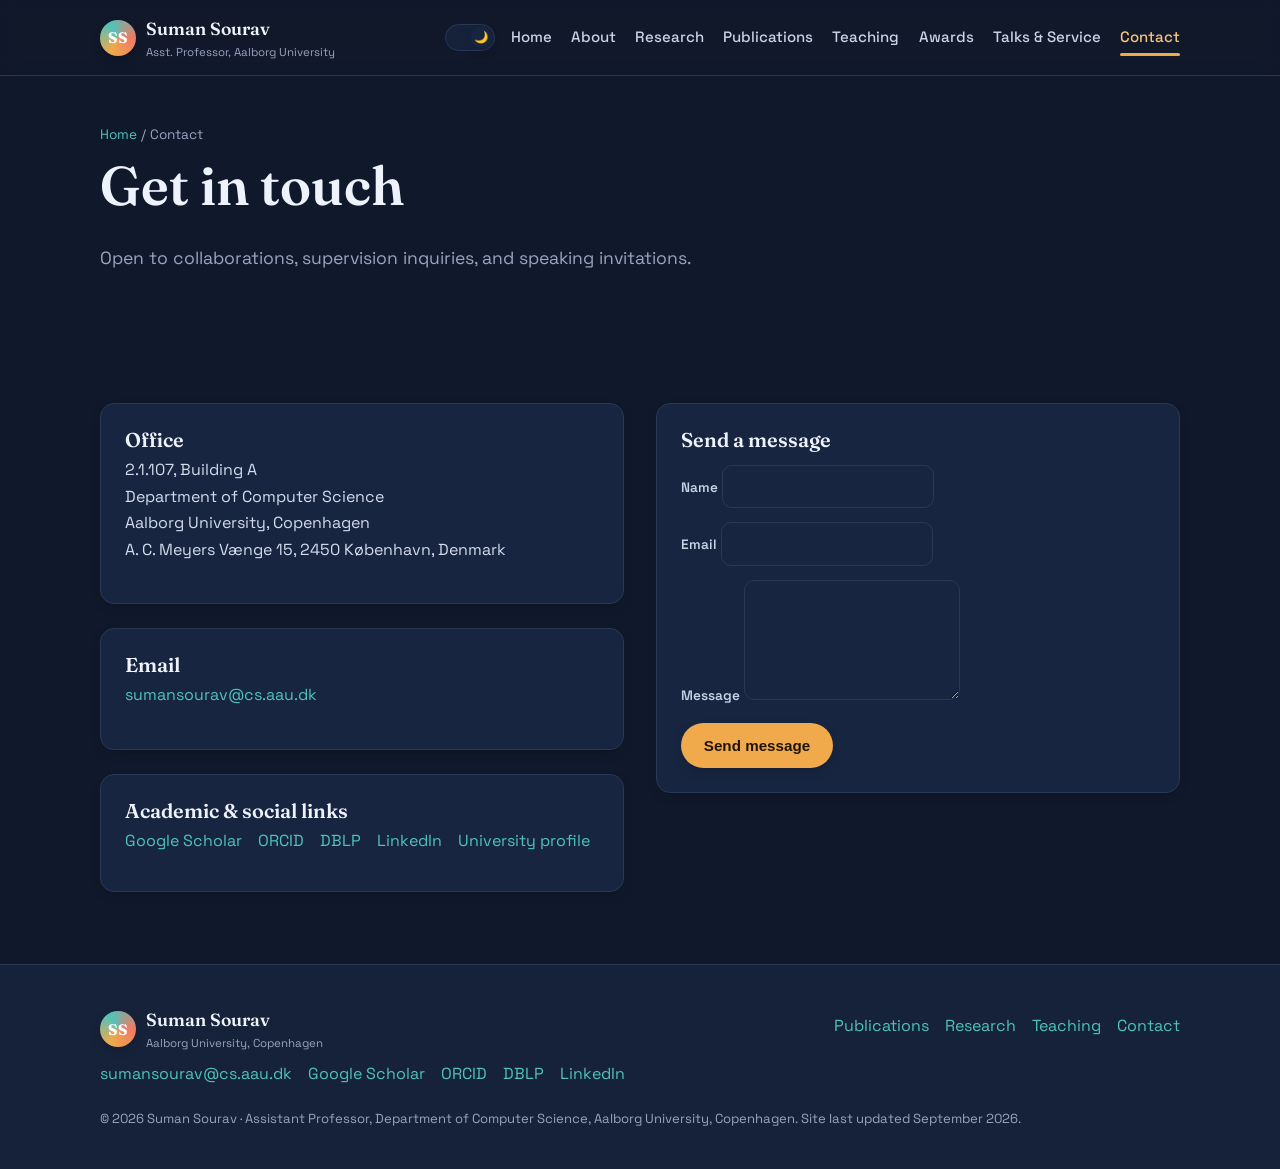
<file: contact.html>
<!DOCTYPE html>
<html lang="en">
<head>
<meta charset="UTF-8">
<meta name="viewport" content="width=device-width, initial-scale=1.0">
<script>
/* Apply saved/system theme before first paint to avoid a flash. */
(function(){
  try{
    var saved = localStorage.getItem("theme");
    <!-- var theme = saved || (window.matchMedia("(prefers-color-scheme: dark)").matches ? "dark" : "light"); -->
    var theme = saved || "dark";
    document.documentElement.setAttribute("data-theme", theme);
  }catch(e){}
})();
</script>
<title>Contact | Suman Sourav, Aalborg University</title>
<meta name="description" content="Contact Dr. Suman Sourav, Assistant Professor, Department of Computer Science at Aalborg University.">
<link rel="canonical" href="https://smnsourav.github.io/contact.html">
<meta name="robots" content="index, follow">
<meta name="author" content="Suman Sourav">

<!-- Open Graph -->
<meta property="og:type" content="website">
<meta property="og:title" content="Contact — Suman Sourav, Aalborg University">
<meta property="og:description" content="Contact Dr. Suman Sourav, Assistant Professor, Department of Computer Science at Aalborg University.">
<meta property="og:url" content="https://smnsourav.github.io/contact.html">
<meta property="og:site_name" content="Suman Sourav">
<!-- [TO UPDATE] Add an og:image once you have a profile photo, e.g.: -->
<!-- <meta property="og:image" content="https://smnsourav.github.io/assets/images/suman-sourav-1.jpg"> -->

<!-- Twitter / X Card -->
<meta name="twitter:card" content="summary">
<meta name="twitter:title" content="Contact — Suman Sourav, Aalborg University">
<meta name="twitter:description" content="Contact Dr. Suman Sourav, Assistant Professor, Department of Computer Science at Aalborg University.">

<link rel="icon" href="favicon.svg" type="image/svg+xml">
<link rel="preconnect" href="https://fonts.googleapis.com">
<link rel="preconnect" href="https://fonts.gstatic.com" crossorigin>
<link href="https://fonts.googleapis.com/css2?family=Fraunces:wght@500;600;700&family=Space+Grotesk:wght@400;500;600;700&display=swap" rel="stylesheet">
<link rel="stylesheet" href="css/style.css">

</head>
<body>
<a class="skip-link" href="#main">Skip to content</a>
<header class="site-header">
  <div class="nav-wrap">
    <a class="brand" href="index.html">
      <span class="brand-mark" aria-hidden="true">SS</span>
      <span>Suman Sourav<small>Asst. Professor, Aalborg University</small></span>
    </a>
    <div class="nav-right">
      <button class="theme-toggle" id="theme-toggle" type="button" role="switch" aria-checked="false" aria-label="Switch to dark theme">
        <span class="knob" id="theme-toggle-knob" aria-hidden="true">☀️</span>
      </button>
      <button class="nav-toggle" aria-label="Toggle navigation menu" aria-expanded="false">
        <svg width="22" height="22" viewBox="0 0 24 24" fill="none" stroke="currentColor" stroke-width="2"><line x1="3" y1="6" x2="21" y2="6"/><line x1="3" y1="12" x2="21" y2="12"/><line x1="3" y1="18" x2="21" y2="18"/></svg>
      </button>
      <ul class="nav-links">
          <li><a href="index.html">Home</a></li>
        <li><a href="about.html">About</a></li>
        <li><a href="research.html">Research</a></li>
        <li><a href="publications.html">Publications</a></li>
        <!-- <li><a href="projects.html">Projects</a></li> -->
        <li><a href="teaching.html">Teaching</a></li>
        <li><a href="awards.html">Awards</a></li>
        <li><a href="talks-service.html">Talks & Service</a></li>
        <li><a href="contact.html" aria-current="page">Contact</a></li>
        <!-- <li><a class="nav-cta js-cv-link" href="#" download> Download CV </a></li>-->
      </ul>
    </div>
  </div>
</header>
<main id="main">

<section class="page-hero">
  <div class="container">
    <p class="breadcrumb"><a href="index.html">Home</a> / Contact</p>
     <!--<p class="eyebrow">Contact</p>-->
    <h1>Get in touch</h1>
    <p class="lede">Open to collaborations, supervision inquiries, and speaking invitations.</p>
  </div>
</section>

<section>
  <div class="container contact-grid">
    <div>
      <div class="card">
        <h3>Office</h3>
        <p>2.1.107, Building A<br>
          Department of Computer Science<br>
          Aalborg University, Copenhagen <br>
          A. C. Meyers Vænge 15, 2450 København, Denmark
        </p>
      </div>
      <div class="card" style="margin-top:1.5rem;">
        <h3>Email</h3>
        <p><a class="js-email" href="mailto:sumansourav@cs.aau.dk">sumansourav[at]cs[dot]aau[dot]dk</a></p>

      </div>
      <div class="card" style="margin-top:1.5rem;">
        <h3>Academic &amp; social links</h3>
        <ul class="footer-links" style="margin:0;">
          <li><a data-social="scholar" target="_blank" rel="noopener">Google Scholar</a></li>
          <li><a data-social="orcid" target="_blank" rel="noopener">ORCID</a></li>
          <li><a data-social="dblp" target="_blank" rel="noopener">DBLP</a></li>
          <li><a data-social="linkedin" target="_blank" rel="noopener">LinkedIn</a></li>
          <li><a data-social="university" target="_blank" rel="noopener">University profile</a></li>
        </ul>
        <p class="muted" style="font-size:.8rem;margin-top:.6rem;"></p>
      </div>
    </div>
    <div>
      <div class="card">
        <h3>Send a message</h3>
        <p class="muted" style="font-size:.85rem;"></p>
        <form class="contact-form" action="https://formspree.io/f/mjyvwgyo" method="POST">
          <div>
            <label for="name">Name</label>
            <input type="text" id="name" name="name" required>
          </div>
          <div>
            <label for="email">Email</label>
            <input type="email" id="email" name="email" required>
          </div>
          <div>
            <label for="message">Message</label>
            <textarea id="message" name="message" required></textarea>
          </div>
          <button class="btn btn-primary" type="submit" style="align-self:flex-start;">Send message</button>
        </form>
      </div>
    </div>
  </div>
</section>

</main>
<footer class="site-footer">
  <div class="container footer-grid">
    <div>
      <div class="brand"><span class="brand-mark" aria-hidden="true">SS</span><span>Suman Sourav<small>Aalborg University, Copenhagen</small></span></div>
      <ul class="footer-links">
        <li><a class="js-email" href="mailto:sumansourav@cs.aau.dk">sumansourav@cs.aau.dk</a></li>
        <li><a data-social="scholar" target="_blank" rel="noopener">Google Scholar</a></li>
        <li><a data-social="orcid" target="_blank" rel="noopener">ORCID</a></li>
        <li><a data-social="dblp" target="_blank" rel="noopener">DBLP</a></li>
        <li><a data-social="linkedin" target="_blank" rel="noopener">LinkedIn</a></li>
      </ul>
    </div>
    <div>
      <ul class="footer-links">
        <li><a href="publications.html">Publications</a></li>
        <li><a href="research.html">Research</a></li>
        <li><a href="teaching.html">Teaching</a></li>
        <li><a href="contact.html">Contact</a></li>
      </ul>
    </div>
  </div>
  <div class="container footer-note">
    &copy; <span class="js-year"></span> Suman Sourav · Assistant Professor, Department of Computer Science, Aalborg University, Copenhagen. Site last updated September 2026.
  </div>
</footer>
<script src="js/config.js"></script>
<script src="js/research-data.js"></script>
<script src="js/publications-data.js"></script>
<script src="js/projects-data.js"></script>
<script src="js/news-data.js"></script>
<script src="js/trivia-data.js"></script>
<script src="js/main.js"></script>
</body>
</html>
</file>
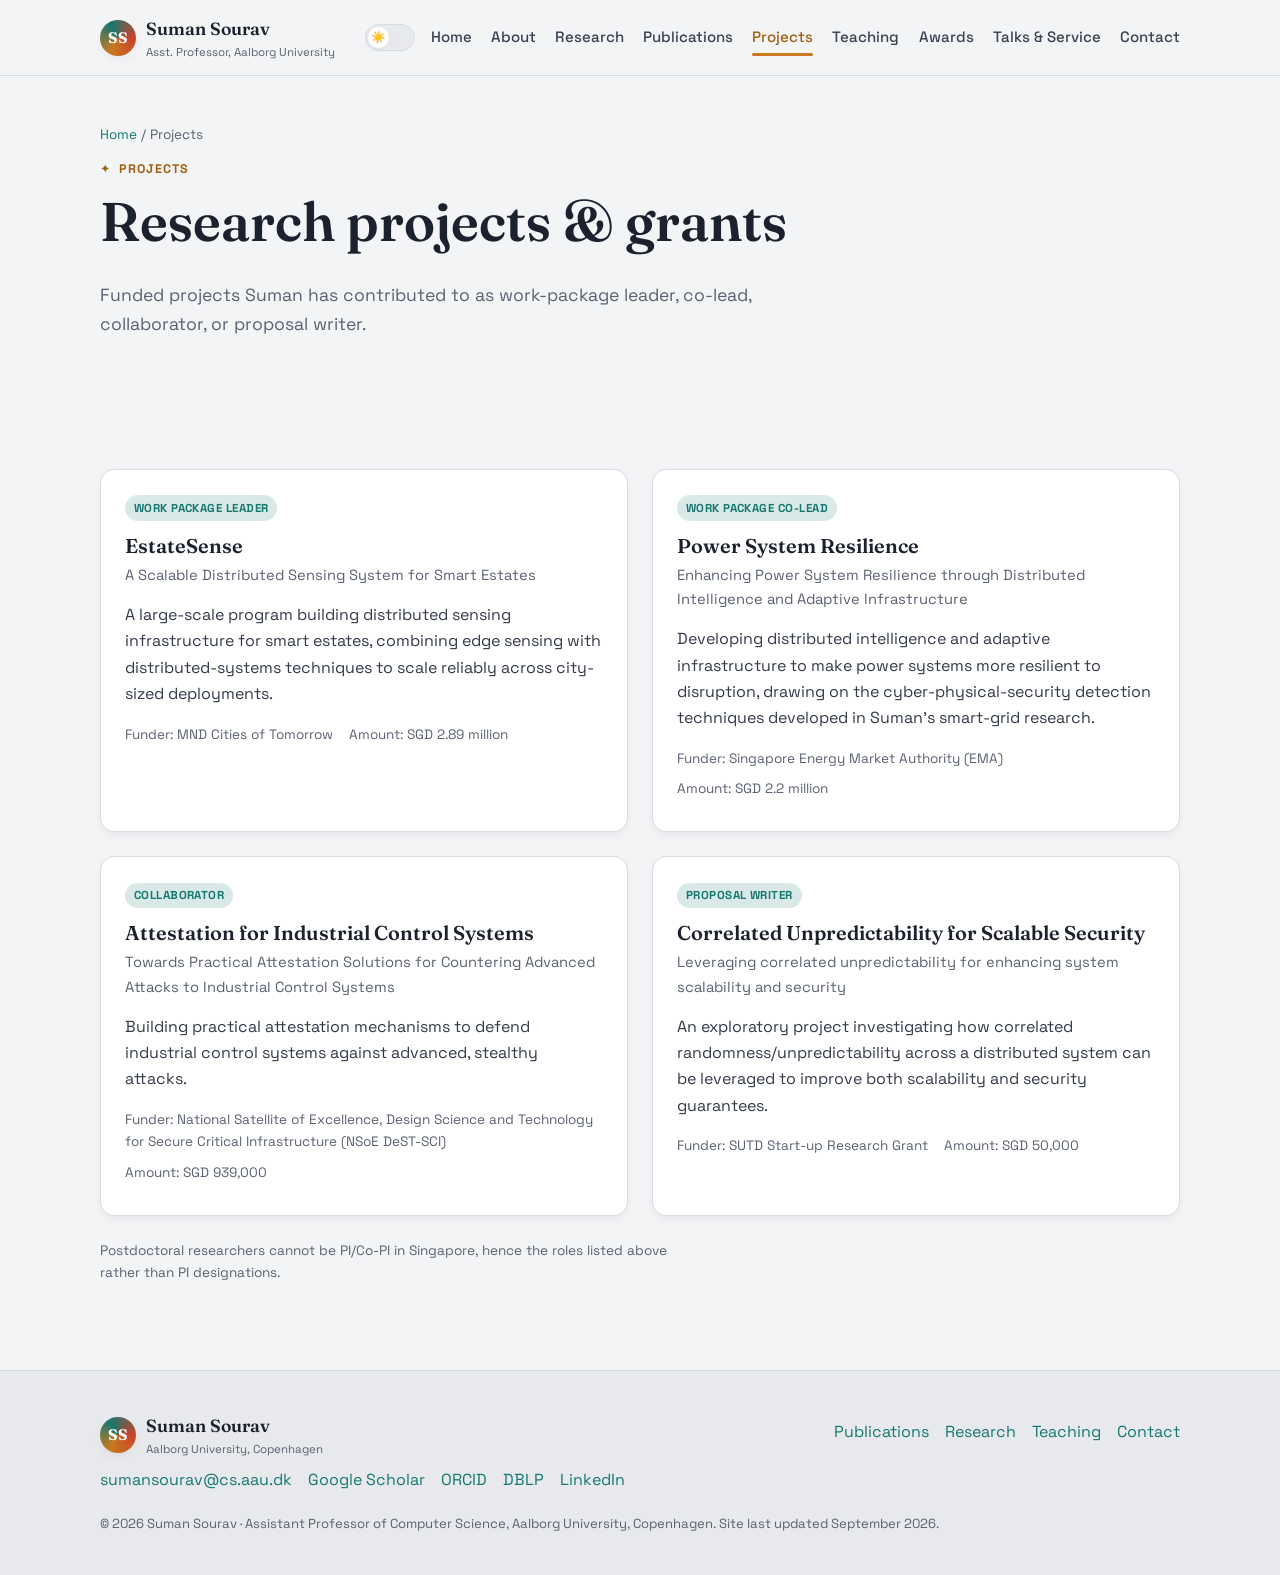
<file: projects.html>
<!DOCTYPE html>
<html lang="en">
<head>
<meta charset="UTF-8">
<meta name="viewport" content="width=device-width, initial-scale=1.0">
<script>
/* Apply saved/system theme before first paint to avoid a flash. */
(function(){
  try{
    var saved = localStorage.getItem("theme");
    var theme = saved || (window.matchMedia("(prefers-color-scheme: dark)").matches ? "dark" : "light");
    document.documentElement.setAttribute("data-theme", theme);
  }catch(e){}
})();
</script>
<title>Research Projects — Suman Sourav, Aalborg University</title>
<meta name="description" content="Funded research projects involving Dr. Suman Sourav, spanning smart-estate sensing, power-system resilience, industrial-control-system attestation, and distributed-systems security.">
<link rel="canonical" href="https://username.github.io/projects.html">
<meta name="robots" content="index, follow">
<meta name="author" content="Suman Sourav">

<!-- Open Graph -->
<meta property="og:type" content="website">
<meta property="og:title" content="Research Projects — Suman Sourav, Aalborg University">
<meta property="og:description" content="Funded research projects involving Dr. Suman Sourav, spanning smart-estate sensing, power-system resilience, industrial-control-system attestation, and distributed-systems security.">
<meta property="og:url" content="https://username.github.io/projects.html">
<meta property="og:site_name" content="Suman Sourav">
<!-- [TO UPDATE] Add an og:image once you have a profile photo, e.g.: -->
<!-- <meta property="og:image" content="https://username.github.io/assets/images/suman-sourav-1.jpg"> -->

<!-- Twitter / X Card -->
<meta name="twitter:card" content="summary">
<meta name="twitter:title" content="Research Projects — Suman Sourav, Aalborg University">
<meta name="twitter:description" content="Funded research projects involving Dr. Suman Sourav, spanning smart-estate sensing, power-system resilience, industrial-control-system attestation, and distributed-systems security.">

<link rel="icon" href="favicon.svg" type="image/svg+xml">
<link rel="preconnect" href="https://fonts.googleapis.com">
<link rel="preconnect" href="https://fonts.gstatic.com" crossorigin>
<link href="https://fonts.googleapis.com/css2?family=Fraunces:wght@500;600;700&family=Space+Grotesk:wght@400;500;600;700&display=swap" rel="stylesheet">
<link rel="stylesheet" href="css/style.css">

</head>
<body>
<a class="skip-link" href="#main">Skip to content</a>
<header class="site-header">
  <div class="nav-wrap">
    <a class="brand" href="index.html">
      <span class="brand-mark" aria-hidden="true">SS</span>
      <span>Suman Sourav<small>Asst. Professor, Aalborg University</small></span>
    </a>
    <div class="nav-right">
      <button class="theme-toggle" id="theme-toggle" type="button" role="switch" aria-checked="false" aria-label="Switch to dark theme">
        <span class="knob" id="theme-toggle-knob" aria-hidden="true">☀️</span>
      </button>
      <button class="nav-toggle" aria-label="Toggle navigation menu" aria-expanded="false">
        <svg width="22" height="22" viewBox="0 0 24 24" fill="none" stroke="currentColor" stroke-width="2"><line x1="3" y1="6" x2="21" y2="6"/><line x1="3" y1="12" x2="21" y2="12"/><line x1="3" y1="18" x2="21" y2="18"/></svg>
      </button>
      <ul class="nav-links">
          <li><a href="index.html">Home</a></li>
        <li><a href="about.html">About</a></li>
        <li><a href="research.html">Research</a></li>
        <li><a href="publications.html">Publications</a></li>
        <li><a href="projects.html" aria-current="page">Projects</a></li>
        <li><a href="teaching.html">Teaching</a></li>
        <li><a href="awards.html">Awards</a></li>
        <li><a href="talks-service.html">Talks & Service</a></li>
        <li><a href="contact.html">Contact</a></li>
        <!-- <li><a class="nav-cta js-cv-link" href="#" download> Download CV </a></li>-->
      </ul>
    </div>
  </div>
</header>
<main id="main">

<section class="page-hero">
  <div class="container">
    <p class="breadcrumb"><a href="index.html">Home</a> / Projects</p>
    <p class="eyebrow">Projects</p>
    <h1>Research projects &amp; grants</h1>
    <p class="lede">Funded projects Suman has contributed to as work-package leader, co-lead, collaborator, or proposal writer.</p>
  </div>
</section>
<section>
  <div class="container">
    <div class="grid grid-2" id="project-list"></div>
  </div>
</section>

</main>
<footer class="site-footer">
  <div class="container footer-grid">
    <div>
      <div class="brand"><span class="brand-mark" aria-hidden="true">SS</span><span>Suman Sourav<small>Aalborg University, Copenhagen</small></span></div>
      <ul class="footer-links">
        <li><a class="js-email" href="mailto:sumansourav@cs.aau.dk">sumansourav@cs.aau.dk</a></li>
        <li><a data-social="scholar" target="_blank" rel="noopener">Google Scholar</a></li>
        <li><a data-social="orcid" target="_blank" rel="noopener">ORCID</a></li>
        <li><a data-social="dblp" target="_blank" rel="noopener">DBLP</a></li>
        <li><a data-social="linkedin" target="_blank" rel="noopener">LinkedIn</a></li>
      </ul>
    </div>
    <div>
      <ul class="footer-links">
        <li><a href="publications.html">Publications</a></li>
        <li><a href="research.html">Research</a></li>
        <li><a href="teaching.html">Teaching</a></li>
        <li><a href="contact.html">Contact</a></li>
      </ul>
    </div>
  </div>
  <div class="container footer-note">
    &copy; <span class="js-year"></span> Suman Sourav · Assistant Professor of Computer Science, Aalborg University, Copenhagen. Site last updated September 2026.
  </div>
</footer>
<script src="js/config.js"></script>
<script src="js/research-data.js"></script>
<script src="js/publications-data.js"></script>
<script src="js/projects-data.js"></script>
<script src="js/news-data.js"></script>
<script src="js/trivia-data.js"></script>
<script src="js/main.js"></script>
</body>
</html>
</file>
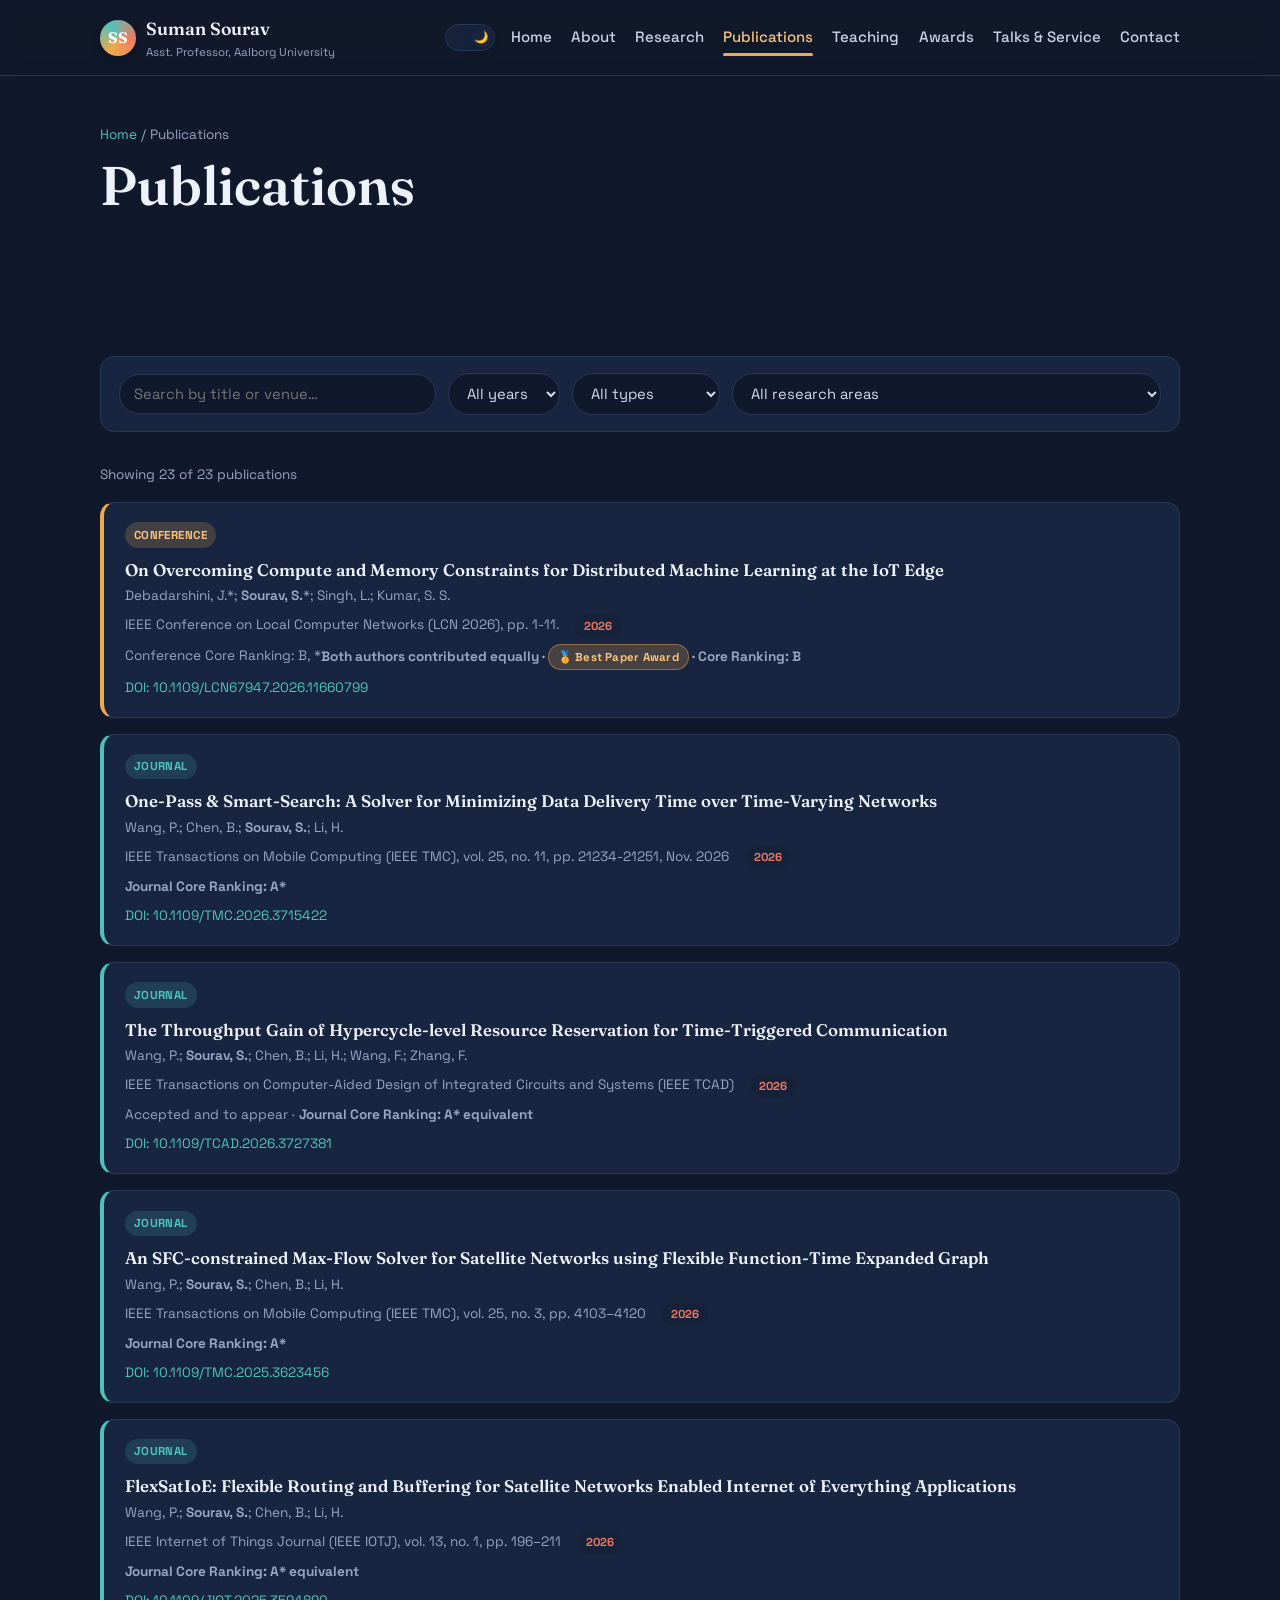
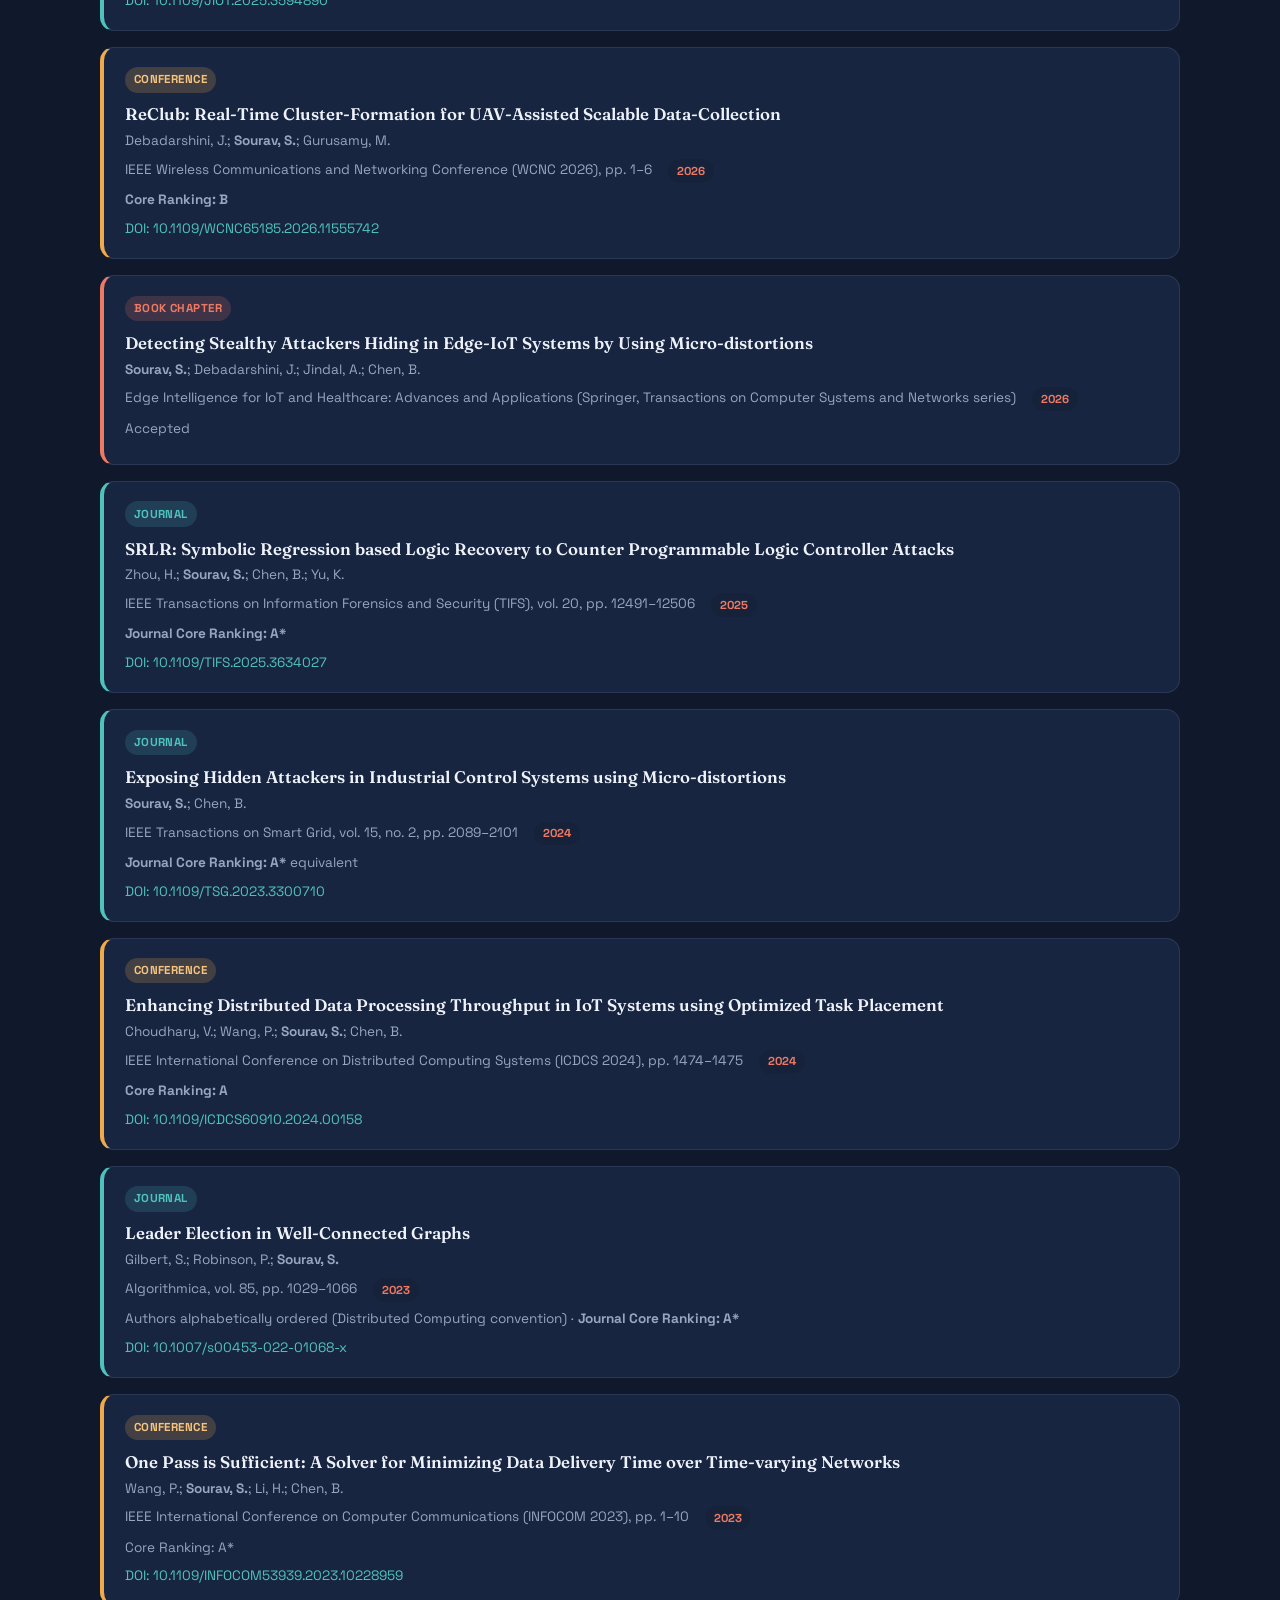
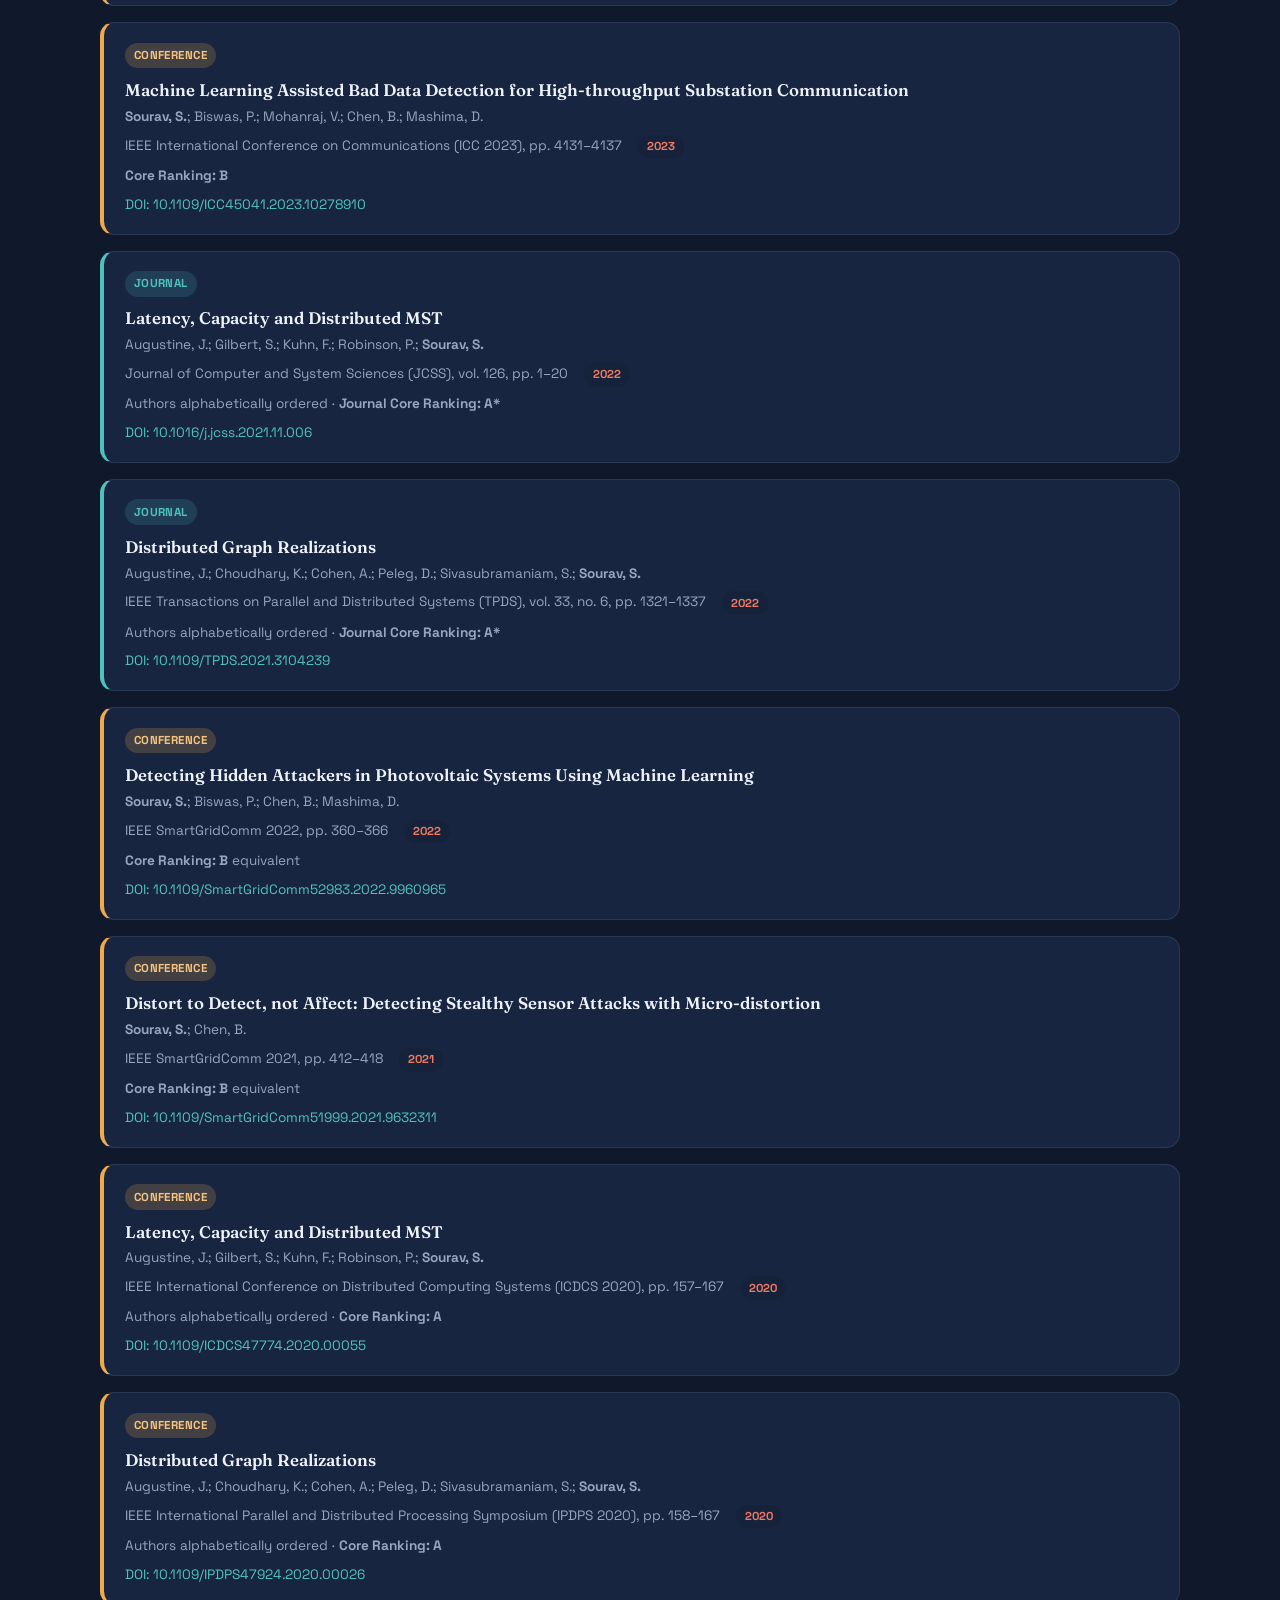
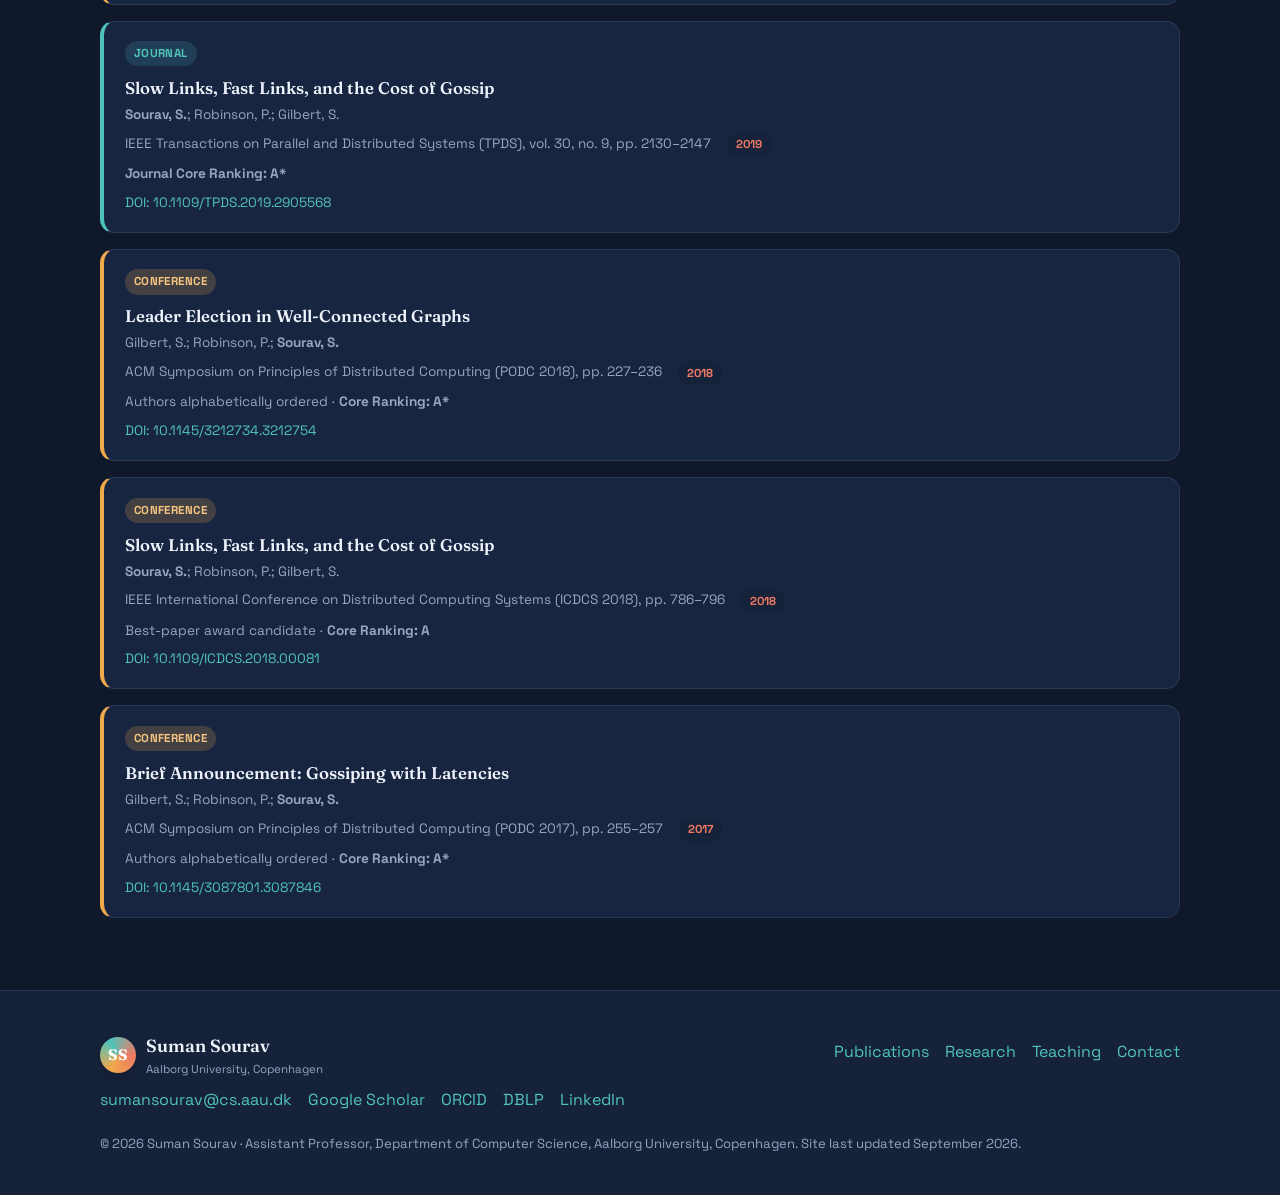
<file: publications.html>
<!DOCTYPE html>
<html lang="en">
<head>
<meta charset="UTF-8">
<meta name="viewport" content="width=device-width, initial-scale=1.0">
<script>
/* Apply saved/system theme before first paint to avoid a flash. */
(function(){
  try{
    var saved = localStorage.getItem("theme");
    <!-- var theme = saved || (window.matchMedia("(prefers-color-scheme: dark)").matches ? "dark" : "light"); -->
    var theme = saved || "dark";
    document.documentElement.setAttribute("data-theme", theme);
  }catch(e){}
})();
</script>
<title>Publications | Suman Sourav, Aalborg University</title>
<meta name="description" content="Full, searchable publication list for Dr. Suman Sourav.">
<link rel="canonical" href="https://smnsourav.github.io/publications.html">
<meta name="robots" content="index, follow">
<meta name="author" content="Suman Sourav">

<!-- Open Graph -->
<meta property="og:type" content="website">
<meta property="og:title" content="Publications — Suman Sourav, Aalborg University">
<meta property="og:description" content="Full, searchable publication list for Dr. Suman Sourav.">
<meta property="og:url" content="https://smnsourav.github.io/publications.html">
<meta property="og:site_name" content="Suman Sourav">
<!-- [TO UPDATE] Add an og:image once you have a profile photo, e.g.: -->
<!-- <meta property="og:image" content="https://smnsourav.github.io/assets/images/suman-sourav-1.jpg"> -->

<!-- Twitter / X Card -->
<meta name="twitter:card" content="summary">
<meta name="twitter:title" content="Publications — Suman Sourav, Aalborg University">
<meta name="twitter:description" content="Full, searchable publication list for Dr. Suman Sourav.">

<link rel="icon" href="favicon.svg" type="image/svg+xml">
<link rel="preconnect" href="https://fonts.googleapis.com">
<link rel="preconnect" href="https://fonts.gstatic.com" crossorigin>
<link href="https://fonts.googleapis.com/css2?family=Fraunces:wght@500;600;700&family=Space+Grotesk:wght@400;500;600;700&display=swap" rel="stylesheet">
<link rel="stylesheet" href="css/style.css">

</head>
<body>
<a class="skip-link" href="#main">Skip to content</a>
<header class="site-header">
  <div class="nav-wrap">
    <a class="brand" href="index.html">
      <span class="brand-mark" aria-hidden="true">SS</span>
      <span>Suman Sourav<small>Asst. Professor, Aalborg University</small></span>
    </a>
    <div class="nav-right">
      <button class="theme-toggle" id="theme-toggle" type="button" role="switch" aria-checked="false" aria-label="Switch to dark theme">
        <span class="knob" id="theme-toggle-knob" aria-hidden="true">☀️</span>
      </button>
      <button class="nav-toggle" aria-label="Toggle navigation menu" aria-expanded="false">
        <svg width="22" height="22" viewBox="0 0 24 24" fill="none" stroke="currentColor" stroke-width="2"><line x1="3" y1="6" x2="21" y2="6"/><line x1="3" y1="12" x2="21" y2="12"/><line x1="3" y1="18" x2="21" y2="18"/></svg>
      </button>
      <ul class="nav-links">
          <li><a href="index.html">Home</a></li>
        <li><a href="about.html">About</a></li>
        <li><a href="research.html">Research</a></li>
        <li><a href="publications.html" aria-current="page">Publications</a></li>
        <!-- <li><a href="projects.html">Projects</a></li> -->
        <li><a href="teaching.html">Teaching</a></li>
        <li><a href="awards.html">Awards</a></li>
        <li><a href="talks-service.html">Talks & Service</a></li>
        <li><a href="contact.html">Contact</a></li>
        <!-- <li><a class="nav-cta js-cv-link" href="#" download> Download CV </a></li>-->
      </ul>
    </div>
  </div>
</header>
<main id="main">

<section class="page-hero">
  <div class="container">
    <p class="breadcrumb"><a href="index.html">Home</a> / Publications</p>
     <!--<p class="eyebrow">Publications</p>-->
    <h1>Publications</h1>
    <!-- <p class="lede">Journal articles, conference papers, and book chapters, in reverse chronological order. Search, or filter by year, type, or research area. To add a new paper, edit one file: <code>js/publications-data.js</code>.</p>-->
  </div>
</section>
<section>
  <div class="container">
    <div class="pub-toolbar">
      <input type="search" id="pub-search" placeholder="Search by title or venue…" aria-label="Search publications">
      <select id="pub-year" aria-label="Filter by year"><option value="">All years</option></select>
      <select id="pub-type" aria-label="Filter by type">
        <option value="">All types</option>
        <option value="journal">Journal</option>
        <option value="conference">Conference</option>
        <option value="chapter">Book chapter</option>
      </select>
      <select id="pub-area" aria-label="Filter by research area"><option value="">All research areas</option></select>
    </div>
    <p class="pub-count" id="pub-count"></p>
    <div class="pub-list" id="pub-list"></div>
  </div>
</section>

</main>
<footer class="site-footer">
  <div class="container footer-grid">
    <div>
      <div class="brand"><span class="brand-mark" aria-hidden="true">SS</span><span>Suman Sourav<small>Aalborg University, Copenhagen</small></span></div>
      <ul class="footer-links">
        <li><a class="js-email" href="mailto:sumansourav@cs.aau.dk">sumansourav@cs.aau.dk</a></li>
        <li><a data-social="scholar" target="_blank" rel="noopener">Google Scholar</a></li>
        <li><a data-social="orcid" target="_blank" rel="noopener">ORCID</a></li>
        <li><a data-social="dblp" target="_blank" rel="noopener">DBLP</a></li>
        <li><a data-social="linkedin" target="_blank" rel="noopener">LinkedIn</a></li>
      </ul>
    </div>
    <div>
      <ul class="footer-links">
        <li><a href="publications.html">Publications</a></li>
        <li><a href="research.html">Research</a></li>
        <li><a href="teaching.html">Teaching</a></li>
        <li><a href="contact.html">Contact</a></li>
      </ul>
    </div>
  </div>
  <div class="container footer-note">
    &copy; <span class="js-year"></span> Suman Sourav · Assistant Professor, Department of Computer Science, Aalborg University, Copenhagen. Site last updated September 2026.
  </div>
</footer>
<script src="js/config.js"></script>
<script src="js/research-data.js"></script>
<script src="js/publications-data.js"></script>
<script src="js/projects-data.js"></script>
<script src="js/news-data.js"></script>
<script src="js/trivia-data.js"></script>
<script src="js/main.js"></script>
</body>
</html>
</file>
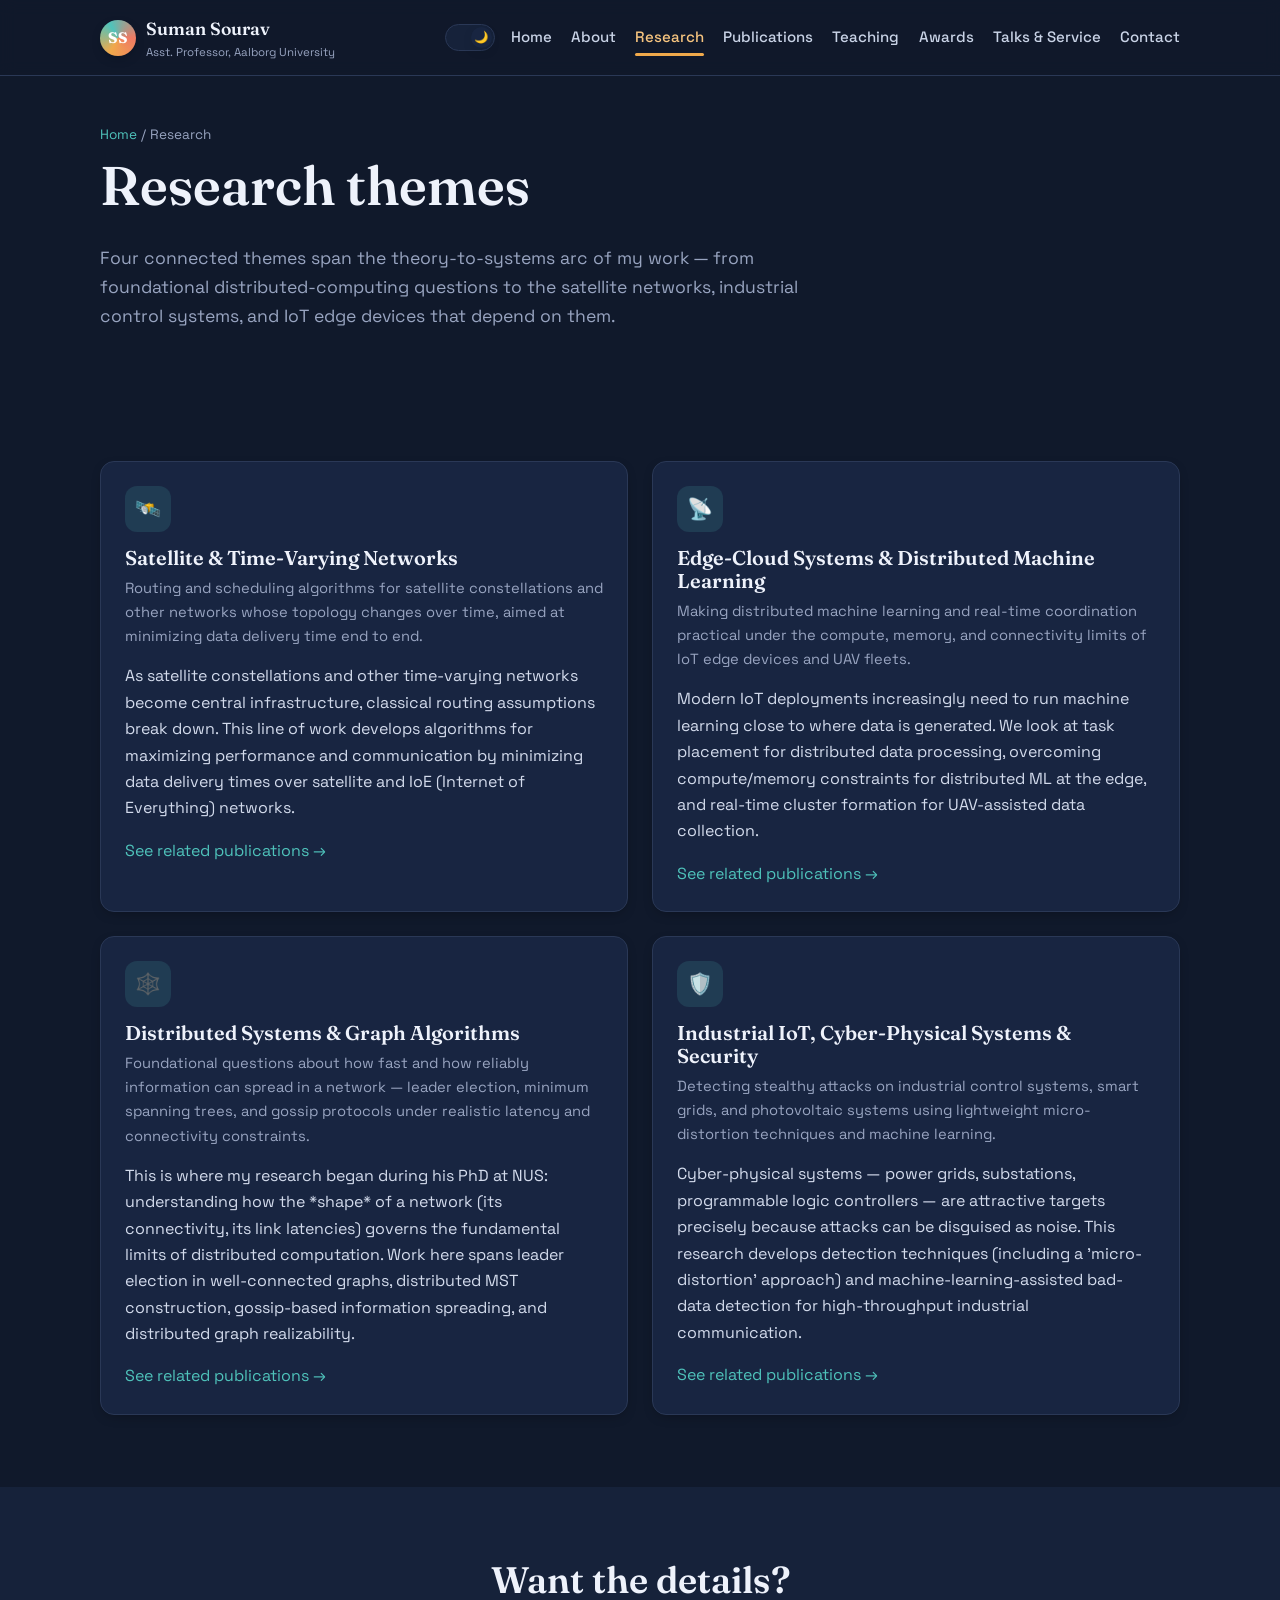
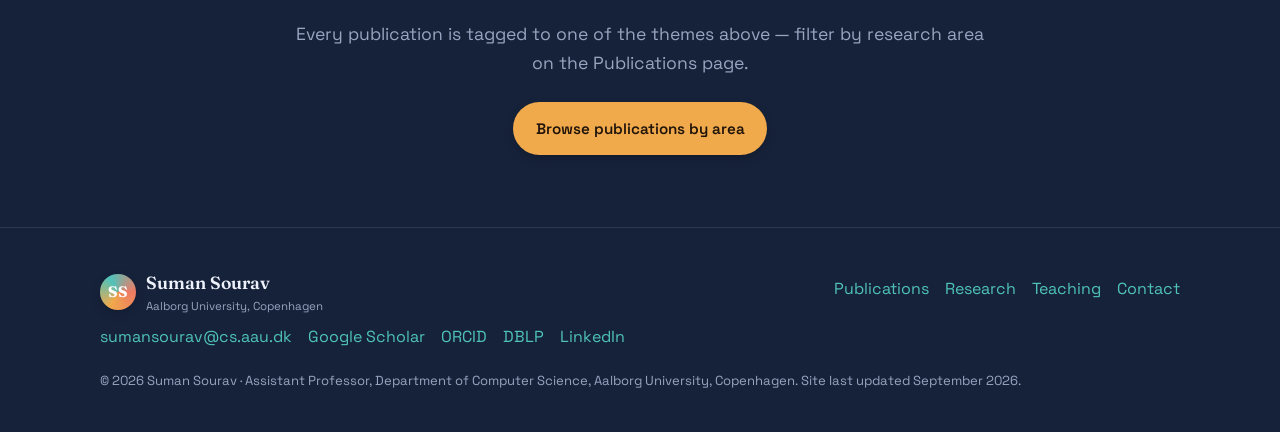
<file: research.html>
<!DOCTYPE html>
<html lang="en">
<head>
<meta charset="UTF-8">
<meta name="viewport" content="width=device-width, initial-scale=1.0">
<script>
/* Apply saved/system theme before first paint to avoid a flash. */
(function(){
  try{
    var saved = localStorage.getItem("theme");
    <!-- var theme = saved || (window.matchMedia("(prefers-color-scheme: dark)").matches ? "dark" : "light"); -->
    var theme = saved || "dark";
    document.documentElement.setAttribute("data-theme", theme);
  }catch(e){}
})();
</script>
<title>Research | Suman Sourav, Aalborg University</title>
<meta name="description" content="Research themes led by Dr. Suman Sourav at Aalborg University.">
<link rel="canonical" href="https://smnsourav.github.io/research.html">
<meta name="robots" content="index, follow">
<meta name="author" content="Suman Sourav">

<!-- Open Graph -->
<meta property="og:type" content="website">
<meta property="og:title" content="Research — Suman Sourav, Aalborg University">
<meta property="og:description" content="Research themes led by Dr. Suman Sourav at Aalborg University.">
<meta property="og:url" content="https://smnsourav.github.io/research.html">
<meta property="og:site_name" content="Suman Sourav">
<!-- [TO UPDATE] Add an og:image once you have a profile photo, e.g.: -->
<!-- <meta property="og:image" content="https://smnsourav.github.io/assets/images/suman-sourav-1.jpg"> -->

<!-- Twitter / X Card -->
<meta name="twitter:card" content="summary">
<meta name="twitter:title" content="Research — Suman Sourav, Aalborg University">
<meta name="twitter:description" content="Research themes led by Dr. Suman Sourav at Aalborg University.">

<link rel="icon" href="favicon.svg" type="image/svg+xml">
<link rel="preconnect" href="https://fonts.googleapis.com">
<link rel="preconnect" href="https://fonts.gstatic.com" crossorigin>
<link href="https://fonts.googleapis.com/css2?family=Fraunces:wght@500;600;700&family=Space+Grotesk:wght@400;500;600;700&display=swap" rel="stylesheet">
<link rel="stylesheet" href="css/style.css">

</head>
<body>
<a class="skip-link" href="#main">Skip to content</a>
<header class="site-header">
  <div class="nav-wrap">
    <a class="brand" href="index.html">
      <span class="brand-mark" aria-hidden="true">SS</span>
      <span>Suman Sourav<small>Asst. Professor, Aalborg University</small></span>
    </a>
    <div class="nav-right">
      <button class="theme-toggle" id="theme-toggle" type="button" role="switch" aria-checked="false" aria-label="Switch to dark theme">
        <span class="knob" id="theme-toggle-knob" aria-hidden="true">☀️</span>
      </button>
      <button class="nav-toggle" aria-label="Toggle navigation menu" aria-expanded="false">
        <svg width="22" height="22" viewBox="0 0 24 24" fill="none" stroke="currentColor" stroke-width="2"><line x1="3" y1="6" x2="21" y2="6"/><line x1="3" y1="12" x2="21" y2="12"/><line x1="3" y1="18" x2="21" y2="18"/></svg>
      </button>
      <ul class="nav-links">
          <li><a href="index.html">Home</a></li>
        <li><a href="about.html">About</a></li>
        <li><a href="research.html" aria-current="page">Research</a></li>
        <li><a href="publications.html">Publications</a></li>
        <!-- <li><a href="projects.html">Projects</a></li> -->
        <li><a href="teaching.html">Teaching</a></li>
        <li><a href="awards.html">Awards</a></li>
        <li><a href="talks-service.html">Talks & Service</a></li>
        <li><a href="contact.html">Contact</a></li>
        <!-- <li><a class="nav-cta js-cv-link" href="#" download> Download CV </a></li>-->
      </ul>
    </div>
  </div>
</header>
<main id="main">

<section class="page-hero">
  <div class="container">
    <p class="breadcrumb"><a href="index.html">Home</a> / Research</p>
     <!--<p class="eyebrow">Research</p>-->
    <h1>Research themes</h1>
    <p class="lede">Four connected themes span the theory-to-systems arc of my work — from foundational distributed-computing questions to the satellite networks, industrial control systems, and IoT edge devices that depend on them.</p>
  </div>
</section>
<section>
  <div class="container">
    <div class="grid grid-2" id="research-areas"></div>
  </div>
</section>
<section class="section-alt">
  <div class="container" style="text-align:center;">
    <h2>Want the details?</h2>
    <p class="lede" style="margin:0 auto 1.5rem;">Every publication is tagged to one of the themes above — filter by research area on the Publications page.</p>
    <a class="btn btn-primary" href="publications.html">Browse publications by area</a>
  </div>
</section>

</main>
<footer class="site-footer">
  <div class="container footer-grid">
    <div>
      <div class="brand"><span class="brand-mark" aria-hidden="true">SS</span><span>Suman Sourav<small>Aalborg University, Copenhagen</small></span></div>
      <ul class="footer-links">
        <li><a class="js-email" href="mailto:sumansourav@cs.aau.dk">sumansourav@cs.aau.dk</a></li>
        <li><a data-social="scholar" target="_blank" rel="noopener">Google Scholar</a></li>
        <li><a data-social="orcid" target="_blank" rel="noopener">ORCID</a></li>
        <li><a data-social="dblp" target="_blank" rel="noopener">DBLP</a></li>
        <li><a data-social="linkedin" target="_blank" rel="noopener">LinkedIn</a></li>
      </ul>
    </div>
    <div>
      <ul class="footer-links">
        <li><a href="publications.html">Publications</a></li>
        <li><a href="research.html">Research</a></li>
        <li><a href="teaching.html">Teaching</a></li>
        <li><a href="contact.html">Contact</a></li>
      </ul>
    </div>
  </div>
  <div class="container footer-note">
    &copy; <span class="js-year"></span> Suman Sourav · Assistant Professor, Department of Computer Science, Aalborg University, Copenhagen. Site last updated September 2026.
  </div>
</footer>
<script src="js/config.js"></script>
<script src="js/research-data.js"></script>
<script src="js/publications-data.js"></script>
<script src="js/projects-data.js"></script>
<script src="js/news-data.js"></script>
<script src="js/trivia-data.js"></script>
<script src="js/main.js"></script>
</body>
</html>
</file>
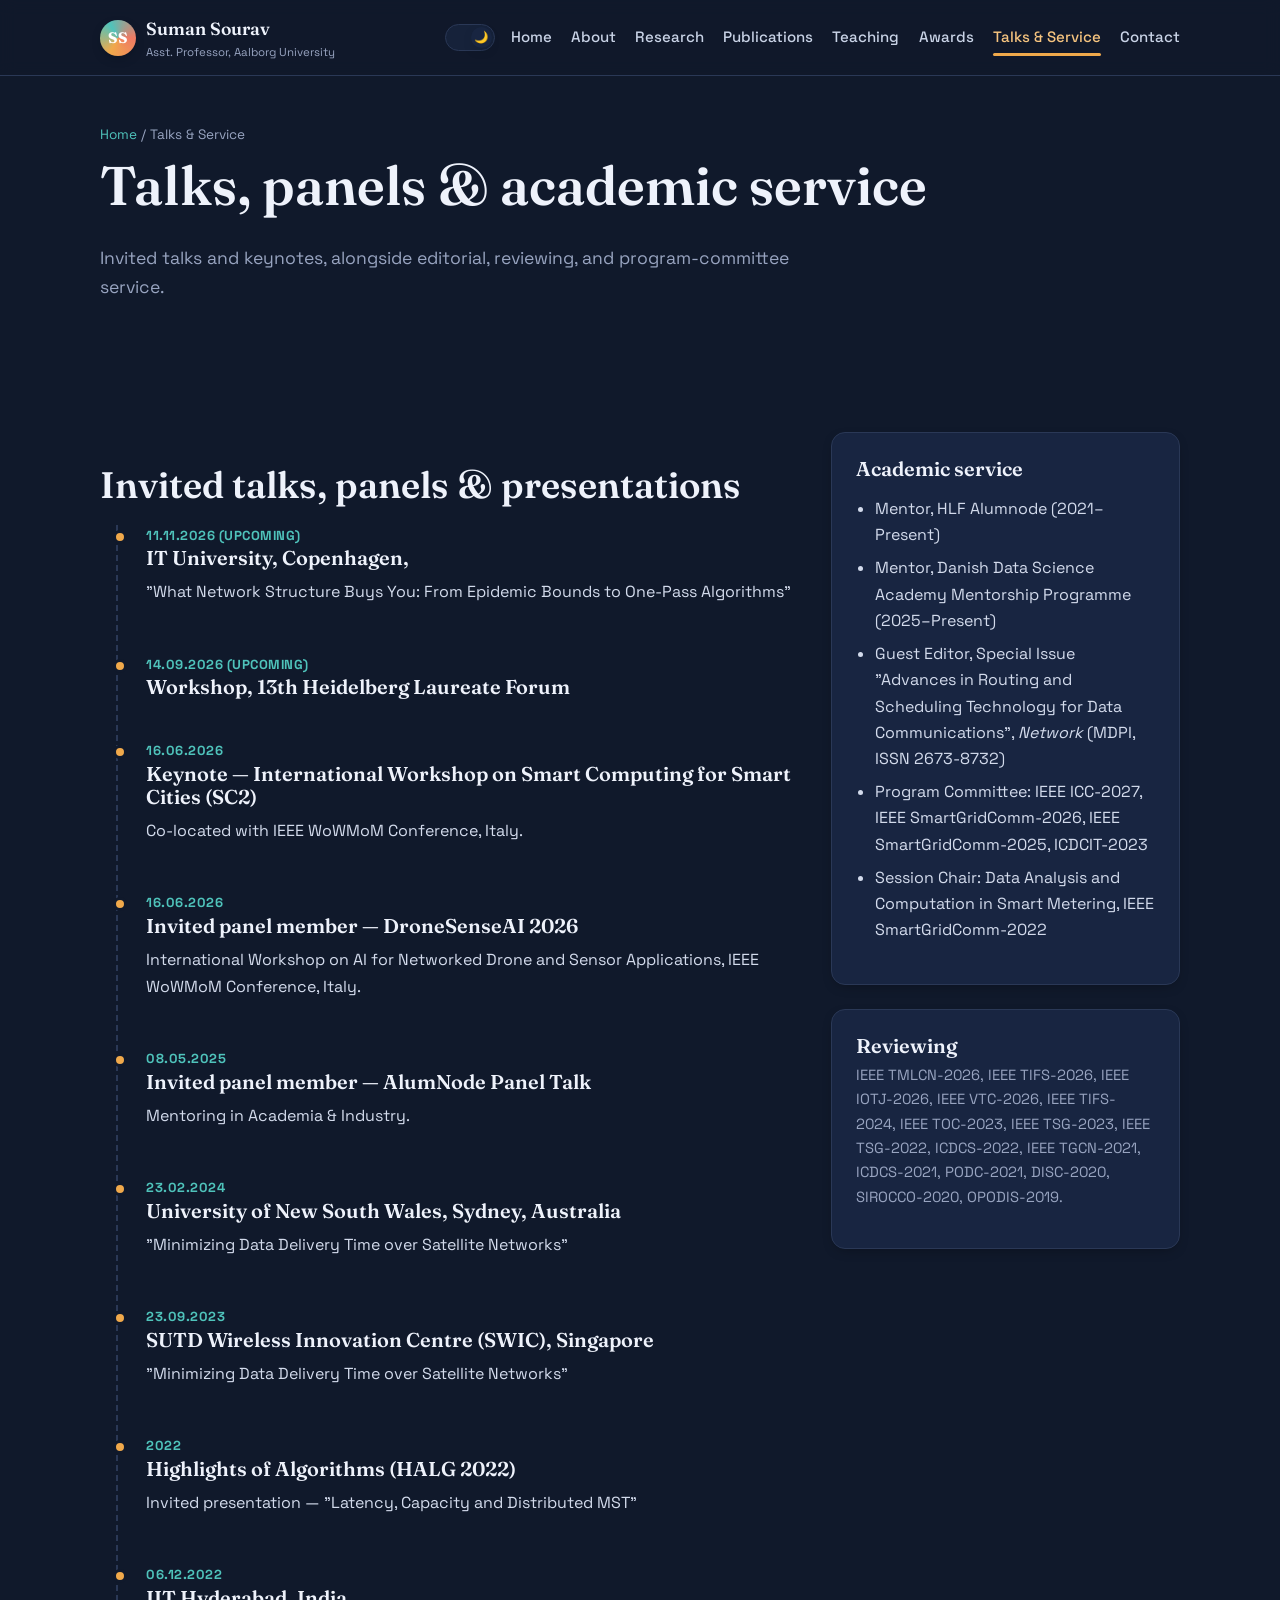
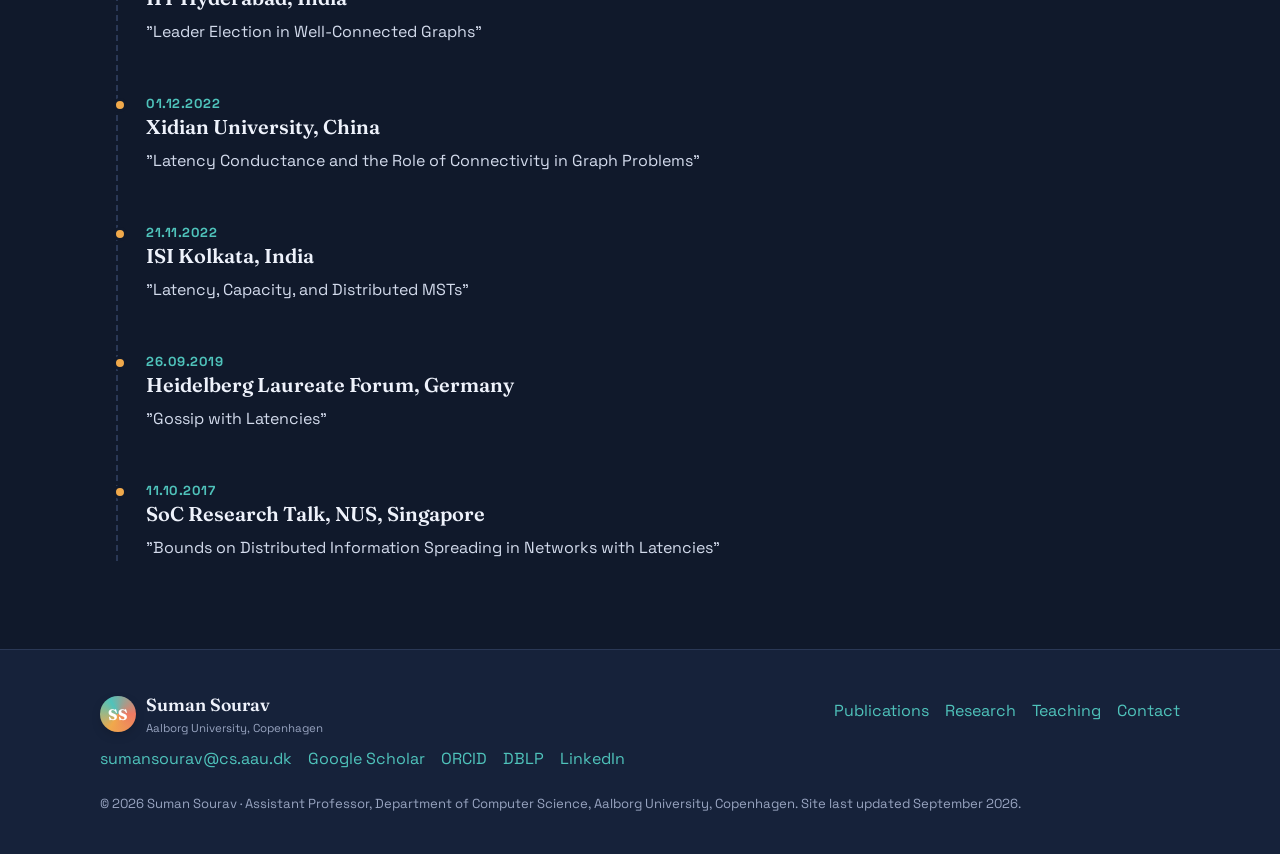
<file: talks-service.html>
<!DOCTYPE html>
<html lang="en">
<head>
<meta charset="UTF-8">
<meta name="viewport" content="width=device-width, initial-scale=1.0">
<script>
/* Apply saved/system theme before first paint to avoid a flash. */
(function(){
  try{
    var saved = localStorage.getItem("theme");
    <!-- var theme = saved || (window.matchMedia("(prefers-color-scheme: dark)").matches ? "dark" : "light"); -->
    var theme = saved || "dark";
    document.documentElement.setAttribute("data-theme", theme);
  }catch(e){}
})();
</script>
<title>Talks & Academic Service | Suman Sourav, Aalborg University</title>
<meta name="description" content="Invited talks, keynotes, panels, and academic service  by Dr. Suman Sourav.">
<link rel="canonical" href="https://smnsourav.github.io/talks-service.html">
<meta name="robots" content="index, follow">
<meta name="author" content="Suman Sourav">

<!-- Open Graph -->
<meta property="og:type" content="website">
<meta property="og:title" content="Talks & Academic Service — Suman Sourav, Aalborg University">
<meta property="og:description" content="Invited talks, keynotes, panels, and academic service  by Dr. Suman Sourav.">
<meta property="og:url" content="https://smnsourav.github.io/talks-service.html">
<meta property="og:site_name" content="Suman Sourav">
<!-- [TO UPDATE] Add an og:image once you have a profile photo, e.g.: -->
<!-- <meta property="og:image" content="https://smnsourav.github.io/assets/images/suman-sourav-1.jpg"> -->

<!-- Twitter / X Card -->
<meta name="twitter:card" content="summary">
<meta name="twitter:title" content="Talks & Academic Service — Suman Sourav, Aalborg University">
<meta name="twitter:description" content="Invited talks, keynotes, panels, and academic service  by Dr. Suman Sourav.">

<link rel="icon" href="favicon.svg" type="image/svg+xml">
<link rel="preconnect" href="https://fonts.googleapis.com">
<link rel="preconnect" href="https://fonts.gstatic.com" crossorigin>
<link href="https://fonts.googleapis.com/css2?family=Fraunces:wght@500;600;700&family=Space+Grotesk:wght@400;500;600;700&display=swap" rel="stylesheet">
<link rel="stylesheet" href="css/style.css">

</head>
<body>
<a class="skip-link" href="#main">Skip to content</a>
<header class="site-header">
  <div class="nav-wrap">
    <a class="brand" href="index.html">
      <span class="brand-mark" aria-hidden="true">SS</span>
      <span>Suman Sourav<small>Asst. Professor, Aalborg University</small></span>
    </a>
    <div class="nav-right">
      <button class="theme-toggle" id="theme-toggle" type="button" role="switch" aria-checked="false" aria-label="Switch to dark theme">
        <span class="knob" id="theme-toggle-knob" aria-hidden="true">☀️</span>
      </button>
      <button class="nav-toggle" aria-label="Toggle navigation menu" aria-expanded="false">
        <svg width="22" height="22" viewBox="0 0 24 24" fill="none" stroke="currentColor" stroke-width="2"><line x1="3" y1="6" x2="21" y2="6"/><line x1="3" y1="12" x2="21" y2="12"/><line x1="3" y1="18" x2="21" y2="18"/></svg>
      </button>
      <ul class="nav-links">
          <li><a href="index.html">Home</a></li>
        <li><a href="about.html">About</a></li>
        <li><a href="research.html">Research</a></li>
        <li><a href="publications.html">Publications</a></li>
        <!-- <li><a href="projects.html">Projects</a></li> -->
        <li><a href="teaching.html">Teaching</a></li>
        <li><a href="awards.html">Awards</a></li>
        <li><a href="talks-service.html" aria-current="page">Talks & Service</a></li>
        <li><a href="contact.html">Contact</a></li>
        <!-- <li><a class="nav-cta js-cv-link" href="#" download> Download CV </a></li>-->
      </ul>
    </div>
  </div>
</header>
<main id="main">

<section class="page-hero">
  <div class="container">
    <p class="breadcrumb"><a href="index.html">Home</a> / Talks &amp; Service</p>
     <!--<p class="eyebrow">Talks &amp; academic service</p>-->
    <h1>Talks, panels &amp; academic service</h1>
    <p class="lede">Invited talks and keynotes, alongside editorial, reviewing, and program-committee service.</p>
  </div>
</section>

<section class="text-content">
  <div class="container two-col">
    <div>
      <h2>Invited talks, panels &amp; presentations</h2>
      <div class="timeline">
        <div class="timeline-item"><div class="when">11.11.2026 (Upcoming)</div><h3> IT University, Copenhagen, </h3><p class="muted">"What Network Structure Buys You: From Epidemic Bounds to One-Pass Algorithms"</p></div>
        <div class="timeline-item"><div class="when">14.09.2026 (Upcoming)</div><h3>Workshop, 13th Heidelberg Laureate Forum</h3></div>
        <div class="timeline-item"><div class="when">16.06.2026</div><h3>Keynote — International Workshop on Smart Computing for Smart Cities (SC2)</h3><p class="muted">Co-located with IEEE WoWMoM Conference, Italy.</p></div>
        <div class="timeline-item"><div class="when">16.06.2026</div><h3>Invited panel member — DroneSenseAI 2026</h3><p class="muted">International Workshop on AI for Networked Drone and Sensor Applications, IEEE WoWMoM Conference, Italy.</p></div>
        <div class="timeline-item"><div class="when">08.05.2025</div><h3>Invited panel member — AlumNode Panel Talk</h3><p class="muted">Mentoring in Academia &amp; Industry.</p></div>
        <div class="timeline-item"><div class="when">23.02.2024</div><h3>University of New South Wales, Sydney, Australia</h3><p class="muted">"Minimizing Data Delivery Time over Satellite Networks"</p></div>
        <div class="timeline-item"><div class="when">23.09.2023</div><h3>SUTD Wireless Innovation Centre (SWIC), Singapore</h3><p class="muted">"Minimizing Data Delivery Time over Satellite Networks"</p></div>
        <div class="timeline-item"><div class="when">2022</div><h3>Highlights of Algorithms (HALG 2022)</h3><p class="muted">Invited presentation — "Latency, Capacity and Distributed MST"</p></div>
        <div class="timeline-item"><div class="when">06.12.2022</div><h3>IIT Hyderabad, India</h3><p class="muted">"Leader Election in Well-Connected Graphs"</p></div>
        <div class="timeline-item"><div class="when">01.12.2022</div><h3>Xidian University, China</h3><p class="muted">"Latency Conductance and the Role of Connectivity in Graph Problems"</p></div>
        <div class="timeline-item"><div class="when">21.11.2022</div><h3>ISI Kolkata, India</h3><p class="muted">"Latency, Capacity, and Distributed MSTs"</p></div>
        <div class="timeline-item"><div class="when">26.09.2019</div><h3>Heidelberg Laureate Forum, Germany</h3><p class="muted">"Gossip with Latencies"</p></div>
        <div class="timeline-item"><div class="when">11.10.2017</div><h3>SoC Research Talk, NUS, Singapore</h3><p class="muted">"Bounds on Distributed Information Spreading in Networks with Latencies"</p></div>
      </div>
    </div>

    <aside>
      <div class="card">
        <h3>Academic service</h3>
        <ul>
          <li>Mentor, HLF Alumnode (2021–Present)</li>
          <li>Mentor, Danish Data Science Academy Mentorship Programme (2025–Present)</li>
          <!--<li>External Thesis Examiner: 1 Master's + 5 Bachelor's students, IT University Copenhagen; 1 Bachelor's student, University of Southern Denmark</li>-->
          <li>Guest Editor, Special Issue "Advances in Routing and Scheduling Technology for Data Communications", <em>Network</em> (MDPI, ISSN 2673-8732)</li>
          <li>Program Committee: IEEE ICC-2027, IEEE SmartGridComm-2026, IEEE SmartGridComm-2025, ICDCIT-2023</li>
          <li>Session Chair: Data Analysis and Computation in Smart Metering, IEEE SmartGridComm-2022</li>
        </ul>
      </div>
      <div class="card" style="margin-top:1.5rem;">
        <h3>Reviewing</h3>
        <p class="muted">IEEE TMLCN-2026, IEEE TIFS-2026, IEEE IOTJ-2026, IEEE VTC-2026, IEEE TIFS-2024, IEEE TOC-2023, IEEE TSG-2023, IEEE TSG-2022, ICDCS-2022, IEEE TGCN-2021, ICDCS-2021, PODC-2021, DISC-2020, SIROCCO-2020, OPODIS-2019.</p>
      </div>
    </aside>
  </div>
</section>

</main>
<footer class="site-footer">
  <div class="container footer-grid">
    <div>
      <div class="brand"><span class="brand-mark" aria-hidden="true">SS</span><span>Suman Sourav<small>Aalborg University, Copenhagen</small></span></div>
      <ul class="footer-links">
        <li><a class="js-email" href="mailto:sumansourav@cs.aau.dk">sumansourav@cs.aau.dk</a></li>
        <li><a data-social="scholar" target="_blank" rel="noopener">Google Scholar</a></li>
        <li><a data-social="orcid" target="_blank" rel="noopener">ORCID</a></li>
        <li><a data-social="dblp" target="_blank" rel="noopener">DBLP</a></li>
        <li><a data-social="linkedin" target="_blank" rel="noopener">LinkedIn</a></li>
      </ul>
    </div>
    <div>
      <ul class="footer-links">
        <li><a href="publications.html">Publications</a></li>
        <li><a href="research.html">Research</a></li>
        <li><a href="teaching.html">Teaching</a></li>
        <li><a href="contact.html">Contact</a></li>
      </ul>
    </div>
  </div>
  <div class="container footer-note">
    &copy; <span class="js-year"></span> Suman Sourav · Assistant Professor, Department of Computer Science, Aalborg University, Copenhagen. Site last updated September 2026.
  </div>
</footer>
<script src="js/config.js"></script>
<script src="js/research-data.js"></script>
<script src="js/publications-data.js"></script>
<script src="js/projects-data.js"></script>
<script src="js/news-data.js"></script>
<script src="js/trivia-data.js"></script>
<script src="js/main.js"></script>
</body>
</html>
</file>
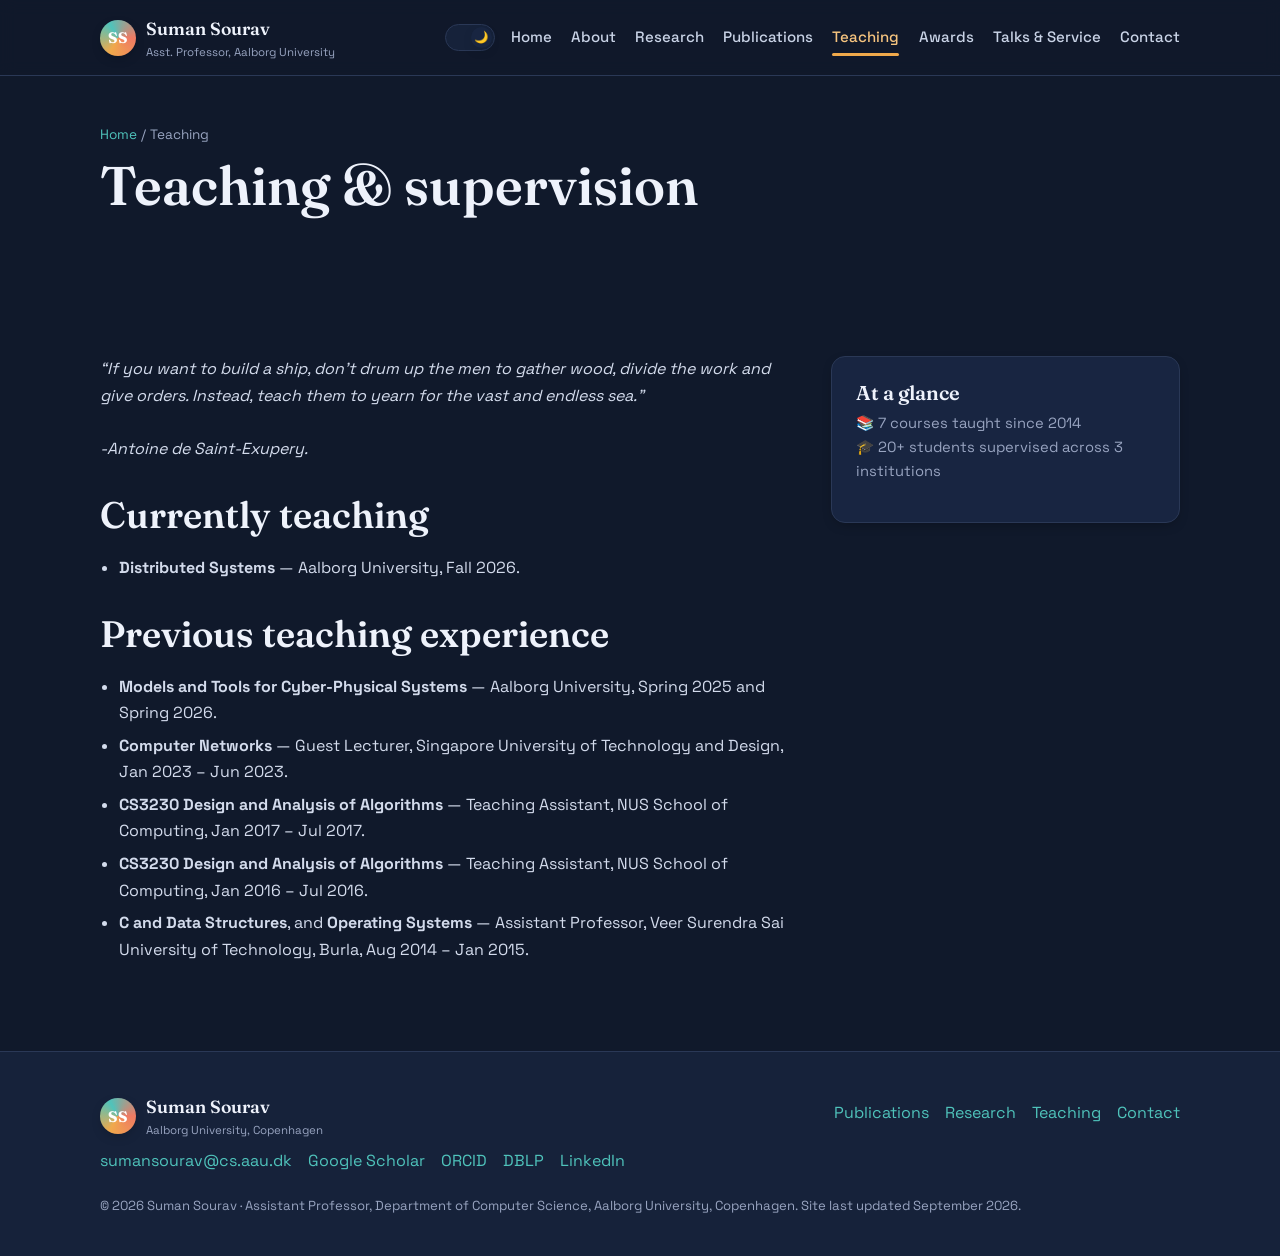
<file: teaching.html>
<!DOCTYPE html>
<html lang="en">
<head>
<meta charset="UTF-8">
<meta name="viewport" content="width=device-width, initial-scale=1.0">
<script>
/* Apply saved/system theme before first paint to avoid a flash. */
(function(){
  try{
    var saved = localStorage.getItem("theme");
    <!-- var theme = saved || (window.matchMedia("(prefers-color-scheme: dark)").matches ? "dark" : "light"); -->
    var theme = saved || "dark";
    document.documentElement.setAttribute("data-theme", theme);
  }catch(e){}
})();
</script>
<title>Teaching | Suman Sourav, Aalborg University</title>
 <meta name="description" content="Courses taught and student supervision by Dr. Suman Sourav.">
<link rel="canonical" href="https://smnsourav.github.io/teaching.html">
<meta name="robots" content="index, follow">
<meta name="author" content="Suman Sourav">

<!-- Open Graph -->
<meta property="og:type" content="website">
<meta property="og:title" content="Teaching — Suman Sourav, Aalborg University">
<meta property="og:description" content="Courses taught and student supervision by Dr. Suman Sourav.">
<meta property="og:url" content="https://smnsourav.github.io/teaching.html">
<meta property="og:site_name" content="Suman Sourav">
<!-- [TO UPDATE] Add an og:image once you have a profile photo, e.g.: -->
<!-- <meta property="og:image" content="https://smnsourav.github.io/assets/images/suman-sourav-1.jpg"> -->

<!-- Twitter / X Card -->
<meta name="twitter:card" content="summary">
<meta name="twitter:title" content="Teaching — Suman Sourav, Aalborg University">
<meta name="twitter:description" content="Courses taught and student supervision by Dr. Suman Sourav.">

<link rel="icon" href="favicon.svg" type="image/svg+xml">
<link rel="preconnect" href="https://fonts.googleapis.com">
<link rel="preconnect" href="https://fonts.gstatic.com" crossorigin>
<link href="https://fonts.googleapis.com/css2?family=Fraunces:wght@500;600;700&family=Space+Grotesk:wght@400;500;600;700&display=swap" rel="stylesheet">
<link rel="stylesheet" href="css/style.css">

</head>
<body>
<a class="skip-link" href="#main">Skip to content</a>
<header class="site-header">
  <div class="nav-wrap">
    <a class="brand" href="index.html">
      <span class="brand-mark" aria-hidden="true">SS</span>
      <span>Suman Sourav<small>Asst. Professor, Aalborg University</small></span>
    </a>
    <div class="nav-right">
      <button class="theme-toggle" id="theme-toggle" type="button" role="switch" aria-checked="false" aria-label="Switch to dark theme">
        <span class="knob" id="theme-toggle-knob" aria-hidden="true">☀️</span>
      </button>
      <button class="nav-toggle" aria-label="Toggle navigation menu" aria-expanded="false">
        <svg width="22" height="22" viewBox="0 0 24 24" fill="none" stroke="currentColor" stroke-width="2"><line x1="3" y1="6" x2="21" y2="6"/><line x1="3" y1="12" x2="21" y2="12"/><line x1="3" y1="18" x2="21" y2="18"/></svg>
      </button>
      <ul class="nav-links">
          <li><a href="index.html">Home</a></li>
        <li><a href="about.html">About</a></li>
        <li><a href="research.html">Research</a></li>
        <li><a href="publications.html">Publications</a></li>
        <!-- <li><a href="projects.html">Projects</a></li> -->
        <li><a href="teaching.html" aria-current="page">Teaching</a></li>
        <li><a href="awards.html">Awards</a></li>
        <li><a href="talks-service.html">Talks & Service</a></li>
        <li><a href="contact.html">Contact</a></li>
        <!-- <li><a class="nav-cta js-cv-link" href="#" download> Download CV </a></li>-->
      </ul>
    </div>
  </div>
</header>
<main id="main">

<section class="page-hero">
  <div class="container">
    <p class="breadcrumb"><a href="index.html">Home</a> / Teaching</p>
     <!--<p class="eyebrow">Teaching</p>-->
    <h1>Teaching &amp; supervision</h1>
     <!--<p class="lede">Courses taught, current teaching, and student supervision.</p>-->
  </div>
</section>

<section class="text-content">
  <div class="container two-col">
    <div>
      <!--<h2>Teaching philosophy</h2>-->
      <p><em>“If you want to build a ship, don’t drum up the men to gather wood, divide the work and give
orders. Instead, teach them to yearn for the vast and endless sea.”        </br></br>  -Antoine de Saint-Exupery.</em></p>

      <h2>Currently teaching</h2>
      <ul>
        <li><strong>Distributed Systems</strong> — Aalborg University, Fall 2026.</li>
        <!--<li><strong>Coordinator</strong>, Master's Specialization course, Aalborg University, Fall 2026.</li>-->

      </ul>

       <h2>Previous teaching experience</h2>
      <ul>
        <li><strong>Models and Tools for Cyber-Physical Systems</strong> — Aalborg University, Spring 2025 and Spring 2026.</li>
        <li><strong>Computer Networks</strong> — Guest Lecturer, Singapore University of Technology and Design, Jan 2023 – Jun 2023.</li>
        <li><strong>CS3230 Design and Analysis of Algorithms</strong> — Teaching Assistant, NUS School of Computing, Jan 2017 – Jul 2017.</li>
        <li><strong>CS3230 Design and Analysis of Algorithms</strong> — Teaching Assistant, NUS School of Computing, Jan 2016 – Jul 2016.</li>
        <li><strong>C and Data Structures</strong>, and <strong>Operating Systems</strong> — Assistant Professor, Veer Surendra Sai University of Technology, Burla, Aug 2014 – Jan 2015.</li>
      </ul>

       <!--<h2>Student supervision</h2>
      <h3>At Aalborg University, Copenhagen</h3>
      <ul>
        <li>3 Master's Thesis students — Jan 2026 – Present</li>
        <li>4 Master's Specialization students — Jun 2025 – Jan 2026</li>
        <li>6 Bachelor's Thesis students and 7 Bachelor's SW2 student projects — Jan 2026 – Present</li>
      </ul>
      <h3>At Singapore University of Technology and Design</h3>
      <ul>
        <li>Co-supervised 3 PhD students and 2 Master's students — Mar 2022 – Mar 2025</li>
      </ul>
      <h3>At Illinois Advanced Research Center, UIUC (Singapore)</h3>
      <ul>
        <li>2 Research Engineers and 2 Research Assistants — Jan 2020 – Mar 2022</li>
      </ul> -->
    </div>
    <aside>
      <div class="card">
        <h3>At a glance</h3>
        <p class="muted">📚 7 courses taught since 2014<br>🎓 20+ students supervised across 3 institutions</p>
      </div>
    </aside>
  </div>
</section>

</main>
<footer class="site-footer">
  <div class="container footer-grid">
    <div>
      <div class="brand"><span class="brand-mark" aria-hidden="true">SS</span><span>Suman Sourav<small>Aalborg University, Copenhagen</small></span></div>
      <ul class="footer-links">
        <li><a class="js-email" href="mailto:sumansourav@cs.aau.dk">sumansourav@cs.aau.dk</a></li>
        <li><a data-social="scholar" target="_blank" rel="noopener">Google Scholar</a></li>
        <li><a data-social="orcid" target="_blank" rel="noopener">ORCID</a></li>
        <li><a data-social="dblp" target="_blank" rel="noopener">DBLP</a></li>
        <li><a data-social="linkedin" target="_blank" rel="noopener">LinkedIn</a></li>
      </ul>
    </div>
    <div>
      <ul class="footer-links">
        <li><a href="publications.html">Publications</a></li>
        <li><a href="research.html">Research</a></li>
        <li><a href="teaching.html">Teaching</a></li>
        <li><a href="contact.html">Contact</a></li>
      </ul>
    </div>
  </div>
  <div class="container footer-note">
    &copy; <span class="js-year"></span> Suman Sourav · Assistant Professor, Department of Computer Science, Aalborg University, Copenhagen. Site last updated September 2026.
  </div>
</footer>
<script src="js/config.js"></script>
<script src="js/research-data.js"></script>
<script src="js/publications-data.js"></script>
<script src="js/projects-data.js"></script>
<script src="js/news-data.js"></script>
<script src="js/trivia-data.js"></script>
<script src="js/main.js"></script>
</body>
</html>
</file>
<file: css/style.css>
/* =========================================================================
   Suman Sourav — Academic Site Stylesheet
   Theme: "Fun Academic" — a warm, playful spin on a serious research profile.
   Palette: deep chalkboard navy + warm amber chalk + soft paper cream.
   Edit CSS custom properties below to retheme the whole site in one place.
   ========================================================================= */

:root{
  /* ---- Color tokens: LIGHT theme (edit here to re-theme everything) ---- */
  --ink:            #1c212e;   /* near-black cool slate - headings, nav */
  --ink-soft:       #3a4150;
  --paper:          #f3f4f6;   /* cool grey paper background */
  --paper-alt:      #e7e9ed;   /* slightly deeper grey for alt sections */
  --card:           #ffffff;
  --chalk-amber:    #c9791e;   /* primary accent - CTAs, highlights */
  --chalk-amber-dark:#a15f11;
  --chalk-teal:     #16786f;   /* secondary accent - links, tags */
  --chalk-coral:    #c9432c;   /* tertiary accent - badges */
  --line:           #d7dae0;
  --text-body:      #333a49;
  --text-muted:     #5a6170;
  --shadow: 0 10px 30px -12px rgba(20,24,32,0.18);
  --shadow-sm: 0 4px 14px -6px rgba(20,24,32,0.14);
  --radius: 14px;
  --radius-lg: 22px;
  --max-w: 1120px;
  --font-display: "Fraunces", Georgia, "Times New Roman", serif;
  --font-body: "Space Grotesk", "Inter", system-ui, -apple-system, sans-serif;
}

/* ---- Color tokens: DARK theme ----
   Applied via [data-theme="dark"] on <html>, set by the theme toggle
   in js/main.js (persisted in localStorage) so every page can be
   switched independently of the visitor's system setting. */
:root[data-theme="dark"]{
  --ink:            #eef2fb;
  --ink-soft:       #c9d3e6;
  --paper:          #10192b;
  --paper-alt:      #16223a;
  --card:           #182541;
  --chalk-amber:    #f0a94b;
  --chalk-amber-dark:#f6c47f;
  --chalk-teal:     #4fc3bb;
  --chalk-coral:    #ef7a63;
  --line:           #2a3856;
  --text-body:      #d3dbec;
  --text-muted:     #98a4c0;
  --shadow: 0 10px 30px -12px rgba(0,0,0,0.5);
  --shadow-sm: 0 4px 14px -6px rgba(0,0,0,0.45);
}

*,*::before,*::after{ box-sizing:border-box; }
html{ scroll-behavior:smooth; }
html, body{ overflow-x: hidden; }
@media (prefers-reduced-motion: reduce){
  html{ scroll-behavior:auto; }
  *,*::before,*::after{ animation-duration:0.001ms !important; animation-iteration-count:1 !important; transition-duration:0.001ms !important; scroll-behavior:auto !important; }
}

body{
  margin:0;
  background:var(--paper);
  color:var(--text-body);
  font-family:var(--font-body);
  font-size:1rem;
  line-height:1.65;
  -webkit-font-smoothing:antialiased;
}

img{ max-width:100%; display:block; }
a{ color:var(--chalk-teal); text-decoration:none; }
a:hover{ text-decoration:underline; }
h1,h2,h3,h4{ font-family:var(--font-display); color:var(--ink); line-height:1.15; margin:0 0 .5em; }
h1{ font-size:clamp(2.1rem,4.5vw,3.4rem); font-weight:600; }
h2{ font-size:clamp(1.6rem,3vw,2.3rem); font-weight:600; }
h3{ font-size:1.25rem; font-weight:600; }
p{ margin:0 0 1em; }
.container{ max-width:var(--max-w); margin:0 auto; padding:0 1.25rem; }
section{ padding:4.5rem 0; }
.section-alt{ background:var(--paper-alt); }
.eyebrow{
  display:inline-flex; align-items:center; gap:.5rem;
  font-size:.78rem; letter-spacing:.08em; text-transform:uppercase;
  color:var(--chalk-amber-dark); font-weight:700; margin-bottom:.75rem;
}
.eyebrow::before{ content:"✦"; }
.lede{ font-size:1.1rem; color:var(--text-muted); max-width:64ch; }

/* Skip link */
.skip-link{
  position:absolute; left:-999px; top:0; background:var(--ink); color:#fff;
  padding:.6rem 1rem; z-index:200; border-radius:0 0 8px 0;
}
.skip-link:focus{ left:0; }

/* Focus states */
a:focus-visible, button:focus-visible, input:focus-visible, [tabindex]:focus-visible{
  outline:3px solid var(--chalk-amber); outline-offset:2px; border-radius:4px;
}

/* ---------------- Header / Nav ---------------- */
.site-header{
  position:sticky; top:0; z-index:100;
  background:color-mix(in srgb, var(--paper) 88%, transparent); backdrop-filter:blur(8px);
  border-bottom:1px solid var(--line);
}
.nav-wrap{
  max-width:var(--max-w); margin:0 auto; padding:.85rem 1.25rem;
  display:flex; align-items:center; justify-content:space-between; gap:1rem;
}
.nav-right{ display:flex; align-items:center; gap:1rem; flex-shrink:0; }
.brand{ display:flex; align-items:center; gap:.65rem; font-family:var(--font-display); font-weight:600; font-size:1.1rem; color:var(--ink); }
.brand-mark{
  width:36px;height:36px;border-radius:50%;
  background:conic-gradient(from 210deg, var(--chalk-amber), var(--chalk-teal), var(--chalk-coral), var(--chalk-amber));
  display:flex;align-items:center;justify-content:center;color:#fff;font-weight:700;font-size:.95rem;
  box-shadow: var(--shadow-sm);
}
.brand small{ display:block; font-family:var(--font-body); font-weight:400; font-size:.72rem; color:var(--text-muted); }

.nav-links{ display:flex; align-items:center; flex-wrap:nowrap; gap:1.2rem; list-style:none; margin:0; padding:0; }
.nav-links li{ flex:0 0 auto; }
.nav-links a{
  color:var(--ink-soft); font-weight:500; font-size:.94rem; position:relative; padding:.25rem 0;
  white-space:nowrap;
}
.nav-links a:hover{ text-decoration:none; color:var(--chalk-amber-dark); }
.nav-links a[aria-current="page"]{ color:var(--chalk-amber-dark); }
.nav-links a[aria-current="page"]::after{
  content:""; position:absolute; left:0; right:0; bottom:-6px; height:3px; border-radius:3px;
  background:var(--chalk-amber);
}
.nav-cta{
  background:var(--ink); color:#fff !important; padding:.5rem 1rem; border-radius:999px; font-size:.85rem !important;
  white-space:nowrap; flex-shrink:1; display:inline-block;
}
.nav-cta:hover{ background:var(--chalk-amber-dark); text-decoration:none; }

/* Theme toggle switch */
.theme-toggle{
  position:relative; width:50px; height:27px; border-radius:999px; flex:0 0 auto;
  border:1px solid var(--line); background:var(--paper-alt); cursor:pointer; padding:0;
}
.theme-toggle .knob{
  position:absolute; top:2px; left:2px; width:21px; height:21px; border-radius:50%;
  background:var(--card); box-shadow:var(--shadow-sm); display:flex; align-items:center; justify-content:center;
  font-size:.72rem; line-height:1; transition:transform .25s ease; transform:translateX(0);
}
:root[data-theme="dark"] .theme-toggle .knob{ transform:translateX(23px); }

.nav-toggle{
  display:none; background:none; border:2px solid var(--line); border-radius:8px; padding:.4rem .6rem; cursor:pointer;
  flex:0 0 auto;
}
.nav-toggle svg{ display:block; }


@media (max-width: 980px){
  .nav-links{
    position:fixed;
    top:var(--header-h, 72px);
    right:0; left:auto;
    height:calc(100dvh - var(--header-h, 72px));  /* NEW — guarantees full remaining height */
    display:flex;
    flex-direction:column;
    align-items:flex-start;
    flex-wrap:nowrap;
    width:min(320px, 86vw);
    background:var(--paper);
    padding:1.5rem 1.25rem;
    gap:1.1rem;
    transform:translateX(100%);
    transition:transform .25s ease;
    overflow-y:auto;
    border-left:1px solid var(--line);
    box-shadow:var(--shadow);
  }
  .nav-links.open{ transform:translateX(0); }
  .nav-links li{ width:100%; }
  .nav-links a{ font-size:1.05rem; width:100%; white-space:normal; }
  .nav-toggle{ display:flex; }
}
/* ---------------- Hero ---------------- */
.hero{
  position:relative; overflow:hidden;
  padding:4rem 0 3.5rem;
  background:
    radial-gradient(700px 400px at 85% -10%, color-mix(in srgb, var(--chalk-teal) 18%, transparent), transparent 60%),
    radial-gradient(600px 380px at -5% 110%, color-mix(in srgb, var(--chalk-amber) 20%, transparent), transparent 60%);
}
.hero-grid{
  display:grid; grid-template-columns:1.15fr .85fr; gap:3rem; align-items:center;
}
@media (max-width: 880px){ .hero-grid{ grid-template-columns:1fr; gap:2.25rem; } }

.hero-tags{ display:flex; flex-wrap:wrap; justify-content: center;
    align-items: center; gap:.5rem; margin:1.1rem 0 1.5rem; }
.tag{
  background:var(--card); border:1px solid var(--line); color:var(--ink-soft);
  font-size:1rem; padding:.35rem .75rem; border-radius:999px; font-weight:500;
}
.tag.tag-teal{ color:var(--chalk-teal); border-color:color-mix(in srgb, var(--chalk-teal) 40%, var(--line)); }
.tag.tag-amber{ color:var(--chalk-amber-dark); border-color:color-mix(in srgb, var(--chalk-amber) 40%, var(--line)); }
.tag.tag-coral{ color:var(--chalk-coral); border-color:color-mix(in srgb, var(--chalk-coral) 40%, var(--line)); }

.cta-row{ display:flex; flex-wrap:wrap; justify-content: center;
    align-items: center; gap:.85rem; margin-top:1.6rem; }
.btn{
  display:inline-flex; align-items:center; gap:.5rem; padding:.75rem 1.3rem; border-radius:999px;
  font-weight:600; font-size:.95rem; border:2px solid transparent; cursor:pointer; transition:transform .15s ease, box-shadow .15s ease;
}
.btn:hover{ transform:translateY(-2px); text-decoration:none; }
.btn-primary{ background:var(--chalk-amber); color:#20140a; box-shadow:var(--shadow-sm); }
.btn-primary:hover{ box-shadow:var(--shadow); }
.btn-outline{ background:transparent; border-color:var(--ink); color:var(--ink); }
.btn-outline:hover{ background:var(--ink); color:#fff; }
.btn-ghost{ background:var(--card); border-color:var(--line); color:var(--ink); }

/* Photo carousel */
.photo-carousel{
  position:relative; border-radius:var(--radius-lg); overflow:hidden; box-shadow:var(--shadow);
  aspect-ratio:4/5; background:var(--card); border:1px solid var(--line);
  max-width:340px; margin:0 auto;
}
.photo-carousel img{
  position:absolute; inset:0; width:100%; height:100%; object-fit:cover;
  opacity:0; transition:opacity .8s ease;
}
.photo-carousel img.active{ opacity:1; }
.photo-carousel .fallback{
  position:absolute; inset:0; display:flex; align-items:center; justify-content:center; flex-direction:column;
  gap:.5rem; color:var(--text-muted); text-align:center; padding:1.5rem; font-size:.85rem;
}
.photo-dots{ position:absolute; bottom:.85rem; left:0; right:0; display:flex; justify-content:center; gap:.4rem; }
.photo-dots button{
  width:8px;height:8px;border-radius:50%;border:none;background:rgba(255,255,255,.6);cursor:pointer;padding:0;
}
.photo-dots button[aria-current="true"]{ background:var(--chalk-amber); width:22px; border-radius:6px; }

/* ---------------- Cards & grids ---------------- */
.grid{ display:grid; gap:1.5rem; }
.grid-2{ grid-template-columns:repeat(2,1fr); }
.grid-3{ grid-template-columns:repeat(3,1fr); }
.grid-4{ grid-template-columns:repeat(4,1fr); }
@media (max-width:920px){ .grid-3,.grid-4{ grid-template-columns:repeat(2,1fr); } }
@media (max-width:620px){ .grid-2,.grid-3,.grid-4{ grid-template-columns:1fr; } }

.card{
  background:var(--card); border:1px solid var(--line); border-radius:var(--radius);
  padding:1.5rem; box-shadow:var(--shadow-sm); transition:transform .2s ease, box-shadow .2s ease;
}
.card:hover{ transform:translateY(-4px); box-shadow:var(--shadow); }
.card h3{ margin-bottom:.4rem; }
.card .muted{ color:var(--text-muted); font-size:.92rem; }
.card-icon{
  width:46px;height:46px;border-radius:12px;display:flex;align-items:center;justify-content:center;
  background:color-mix(in srgb, var(--chalk-teal) 14%, transparent); color:var(--chalk-teal); margin-bottom:.9rem; font-size:1.3rem;
}

/* Section header */
.section-head{ max-width:70ch; margin-bottom:2.25rem; }

/* Publications */
.pub-toolbar{
  display:flex; flex-wrap:wrap; gap:.75rem; align-items:center; margin-bottom:2rem;
  background:var(--card); border:1px solid var(--line); border-radius:var(--radius); padding:1rem 1.1rem;
}
.pub-toolbar input[type="search"]{
  flex:1 1 220px; padding:.6rem .9rem; border-radius:999px; border:1px solid var(--line); background:var(--paper); color:var(--text-body);
  font-family:inherit; font-size:.92rem;
}
.pub-toolbar select{
  padding:.6rem .9rem; border-radius:999px; border:1px solid var(--line); background:var(--paper); color:var(--text-body); font-family:inherit; font-size:.92rem;
}
.pub-count{ font-size:.85rem; color:var(--text-muted); margin-bottom:1rem; }
.pub-list{ display:flex; flex-direction:column; gap:1rem; }
.pub-item{
  background:var(--card); border:1px solid var(--line); border-left:4px solid var(--chalk-teal);
  border-radius:var(--radius); padding:1.1rem 1.3rem;
}
.pub-item.type-conference{ border-left-color:var(--chalk-amber); }
.pub-item.type-chapter{ border-left-color:var(--chalk-coral); }
.pub-item h3{ font-size:1.05rem; margin-bottom:.35rem; }
.pub-meta{ font-size:.85rem; color:var(--text-muted); display:flex; flex-wrap:wrap; gap:.5rem 1rem; margin-bottom:.4rem; }
.pub-badge{
  display:inline-block; font-size:.72rem; font-weight:700; letter-spacing:.04em; text-transform:uppercase;
  padding:.2rem .55rem; border-radius:999px; background:color-mix(in srgb, var(--chalk-teal) 16%, transparent); color:var(--chalk-teal);
  margin-bottom:.8rem;
}
.pub-item.type-conference .pub-badge{ background:color-mix(in srgb, var(--chalk-amber) 20%, transparent); color:var(--chalk-amber-dark); }
.pub-item.type-chapter .pub-badge{ background:color-mix(in srgb, var(--chalk-coral) 18%, transparent); color:var(--chalk-coral); }
.pub-links{ display:flex; gap:1rem; font-size:.85rem; margin-top:.4rem; }
.pub-empty{ text-align:center; color:var(--text-muted); padding:2rem 0; }

.pub-pill{
  display:inline-block;
  font-size:.72rem; font-weight:700; letter-spacing:.02em;
  padding:.15rem .55rem; border-radius:999px;
  vertical-align:middle;
}
.pub-pill-date{
  background:var(--paper-alt); color:var(--chalk-coral);
}
.pub-pill-highlight{
  background:color-mix(in srgb, var(--chalk-amber) 22%, transparent);
  color:var(--chalk-amber-dark);
  border:1px solid color-mix(in srgb, var(--chalk-amber) 45%, transparent);
}

/* Timeline (awards / experience) */
.timeline{ position:relative; margin-left:1rem; padding-left:1.75rem; border-left:2px dashed var(--line); }
.timeline-item{ position:relative; padding-bottom:2rem; }
.timeline-item:last-child{ padding-bottom:0; }
.timeline-item::before{
  content:""; position:absolute; left:-2.05rem; top:.3rem; width:14px;height:14px;border-radius:50%;
  background:var(--chalk-amber); border:3px solid var(--paper);
}
.timeline-item .when{ font-size:.82rem; color:var(--chalk-teal); font-weight:700; text-transform:uppercase; letter-spacing:.04em; }

/* News list */
.news-item{ display:flex; gap:1rem; padding:1rem 0; border-bottom:1px solid var(--line); }
.news-item:last-child{ border-bottom:none; }
.news-date{
  flex:0 0 auto; width:64px; text-align:center; background:var(--paper-alt); border-radius:10px; padding:.4rem .3rem; color:var(--ink-soft); font-weight:700; font-size:.85rem;
}

/* Trivia widget */
.trivia-card{
  background:var(--ink); color:var(--paper); border-radius:var(--radius-lg); padding:1.75rem;
  position:relative; overflow:hidden; text-align:center;
  max-width:440px; margin:0 auto; display:flex; flex-direction:column; align-items:center;
}
.trivia-card::after{
  content:"?"; position:absolute; right:-.5rem; bottom:-2rem; font-family:var(--font-display); font-size:9rem;
  color:rgba(255,255,255,.06);
}
.trivia-card h3{ color:var(--paper); }
.trivia-text{ min-height:3.2em; font-size:1.05rem; max-width:34ch; }
.trivia-btn{
  margin-top:1rem; background:var(--chalk-amber); color:#20140a; border:none; padding:.6rem 1.1rem; border-radius:999px;
  font-weight:700; cursor:pointer; font-size:.88rem; align-self:center;
}
.trivia-btn:hover{ background:var(--chalk-amber-dark); }

/* Visitor widget */
.visitor-widget{
  display:flex; align-items:center; gap:1.25rem; background:var(--card); border:1px solid var(--line); justify-content: center;
    align-items: center;
  border-radius:var(--radius); padding:1rem 1.3rem; max-width:420px;
}
.visitor-count-label{ font-size:.78rem; text-transform:uppercase; letter-spacing:.06em; color:var(--text-muted); font-weight:700; }
.visitor-count-value{ font-family:var(--font-display); font-size:1.9rem; color:var(--ink); }
.visitor-map{ flex:0 0 auto; width:110px; opacity:.85; }

/* Contact */
.contact-grid{ display:grid; grid-template-columns:1fr 1fr; gap:2rem; }
@media (max-width:780px){ .contact-grid{ grid-template-columns:1fr; } }
.contact-form{ display:flex; flex-direction:column; gap:.9rem; }
.contact-form label{ font-size:.85rem; font-weight:600; color:var(--ink-soft); }
.contact-form input, .contact-form textarea{
  padding:.7rem .9rem; border-radius:10px; border:1px solid var(--line); background:var(--card); color:var(--text-body);
  font-family:inherit; font-size:.95rem;
}
.contact-form textarea{ min-height:120px; resize:vertical; }

/* Footer */
.site-footer{ border-top:1px solid var(--line); padding:2.5rem 0; background:var(--paper-alt); }
.footer-grid{ display:flex; flex-wrap:wrap; justify-content:space-between; gap:1.5rem; }
.footer-links{ display:flex; flex-wrap:wrap; gap:1rem; list-style:none; margin:.5rem 0 0; padding:0; }
.footer-note{ font-size:.82rem; color:var(--text-muted); margin-top:1.25rem; }

.placeholder-note{
  background:color-mix(in srgb, var(--chalk-coral) 12%, transparent); border:1px dashed var(--chalk-coral);
  color:var(--chalk-coral); border-radius:10px; padding:.6rem .9rem; font-size:.85rem; margin:1rem 0;
}

/* Page hero (inner pages) */
.page-hero{ padding:3rem 0 2.5rem; }
.breadcrumb{ font-size:.85rem; color:var(--text-muted); margin-bottom:.5rem; }

.text-content h2{ margin-top:2rem; }
.text-content ul{ padding-left:1.2rem; }
.text-content li{ margin-bottom:.4rem; }

.filter-chip-row{ display:flex; flex-wrap:wrap; gap:.5rem; }
.chip{
  border:1px solid var(--line); background:var(--card); border-radius:999px; padding:.35rem .8rem; font-size:.85rem; cursor:pointer;
}
.chip[aria-pressed="true"]{ background:var(--ink); color:#fff; border-color:var(--ink); }

.two-col{ display:grid; grid-template-columns:2fr 1fr; gap:2rem; }
@media (max-width:880px){ .two-col{ grid-template-columns:1fr; } }

.badge-inline{ font-size:.75rem; background:var(--paper-alt); border-radius:6px; padding:.1rem .45rem; color:var(--text-muted); margin-left:.4rem; }
</file>
